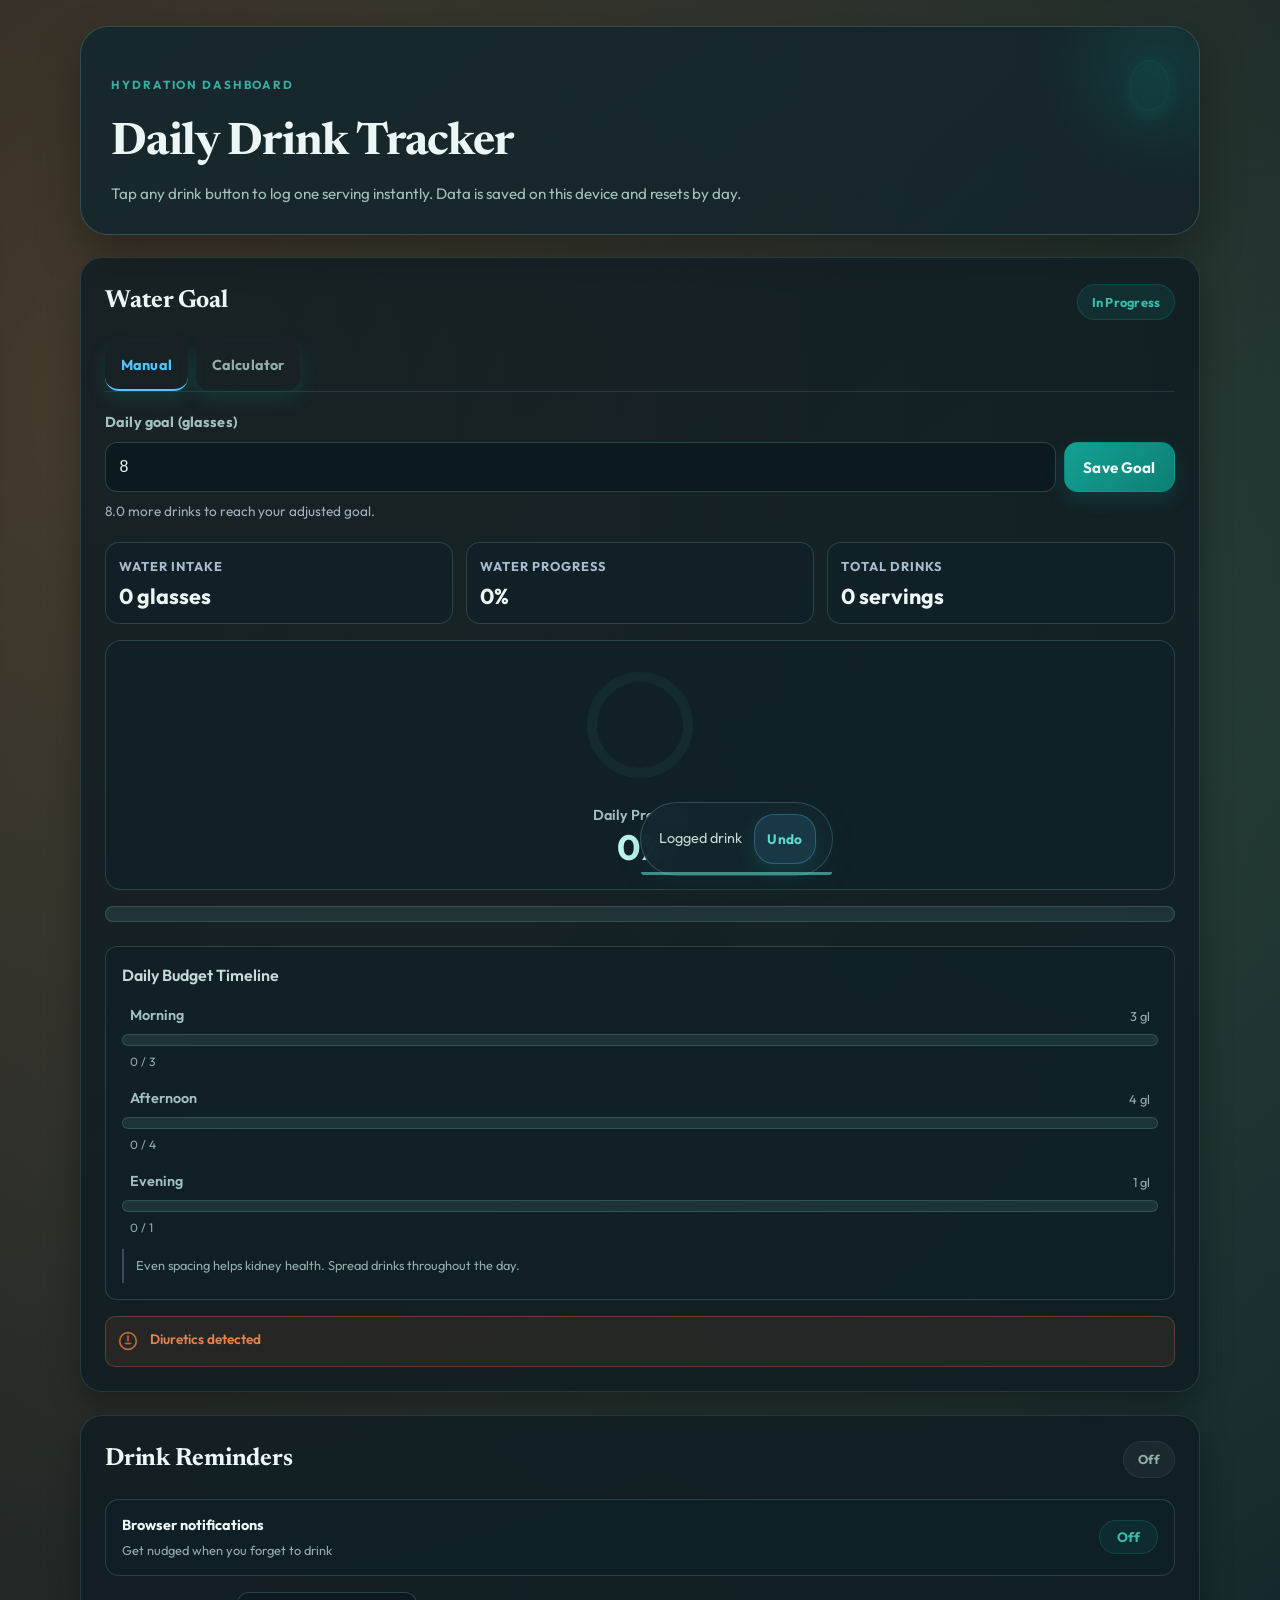
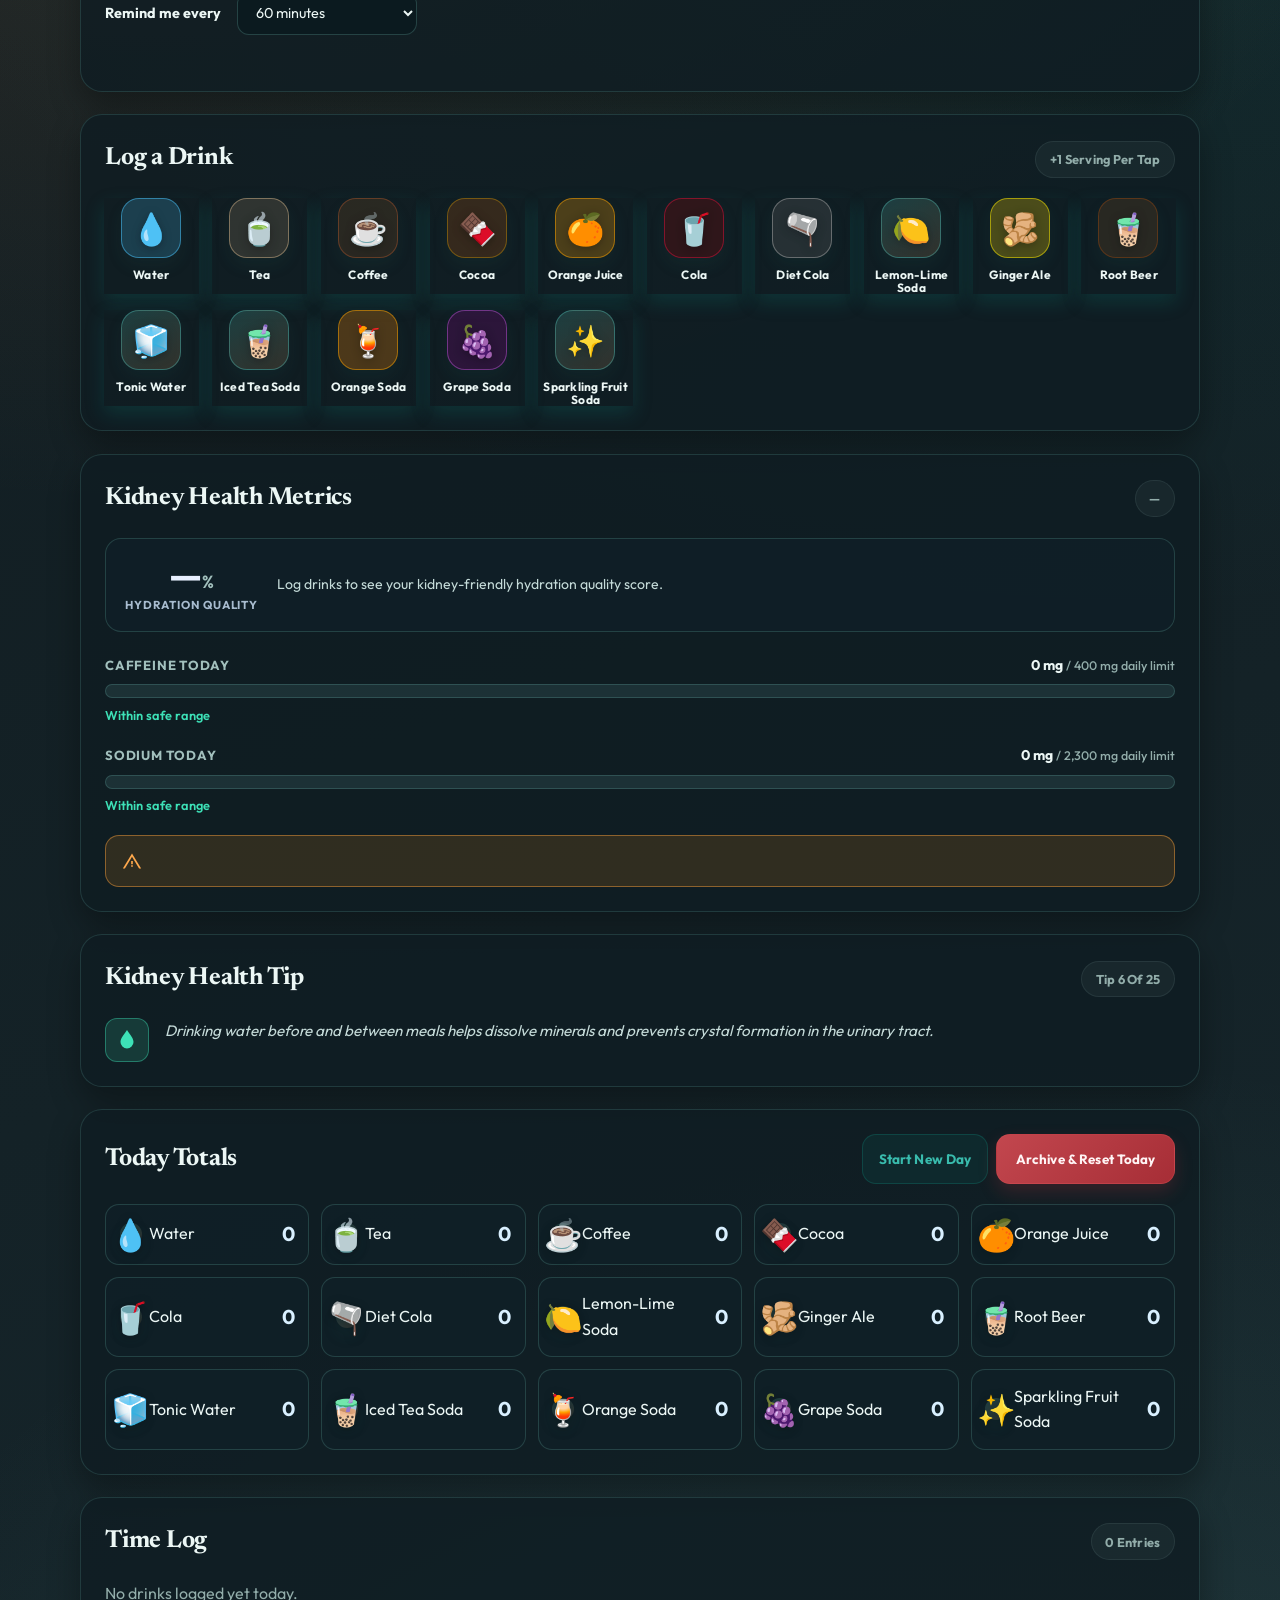
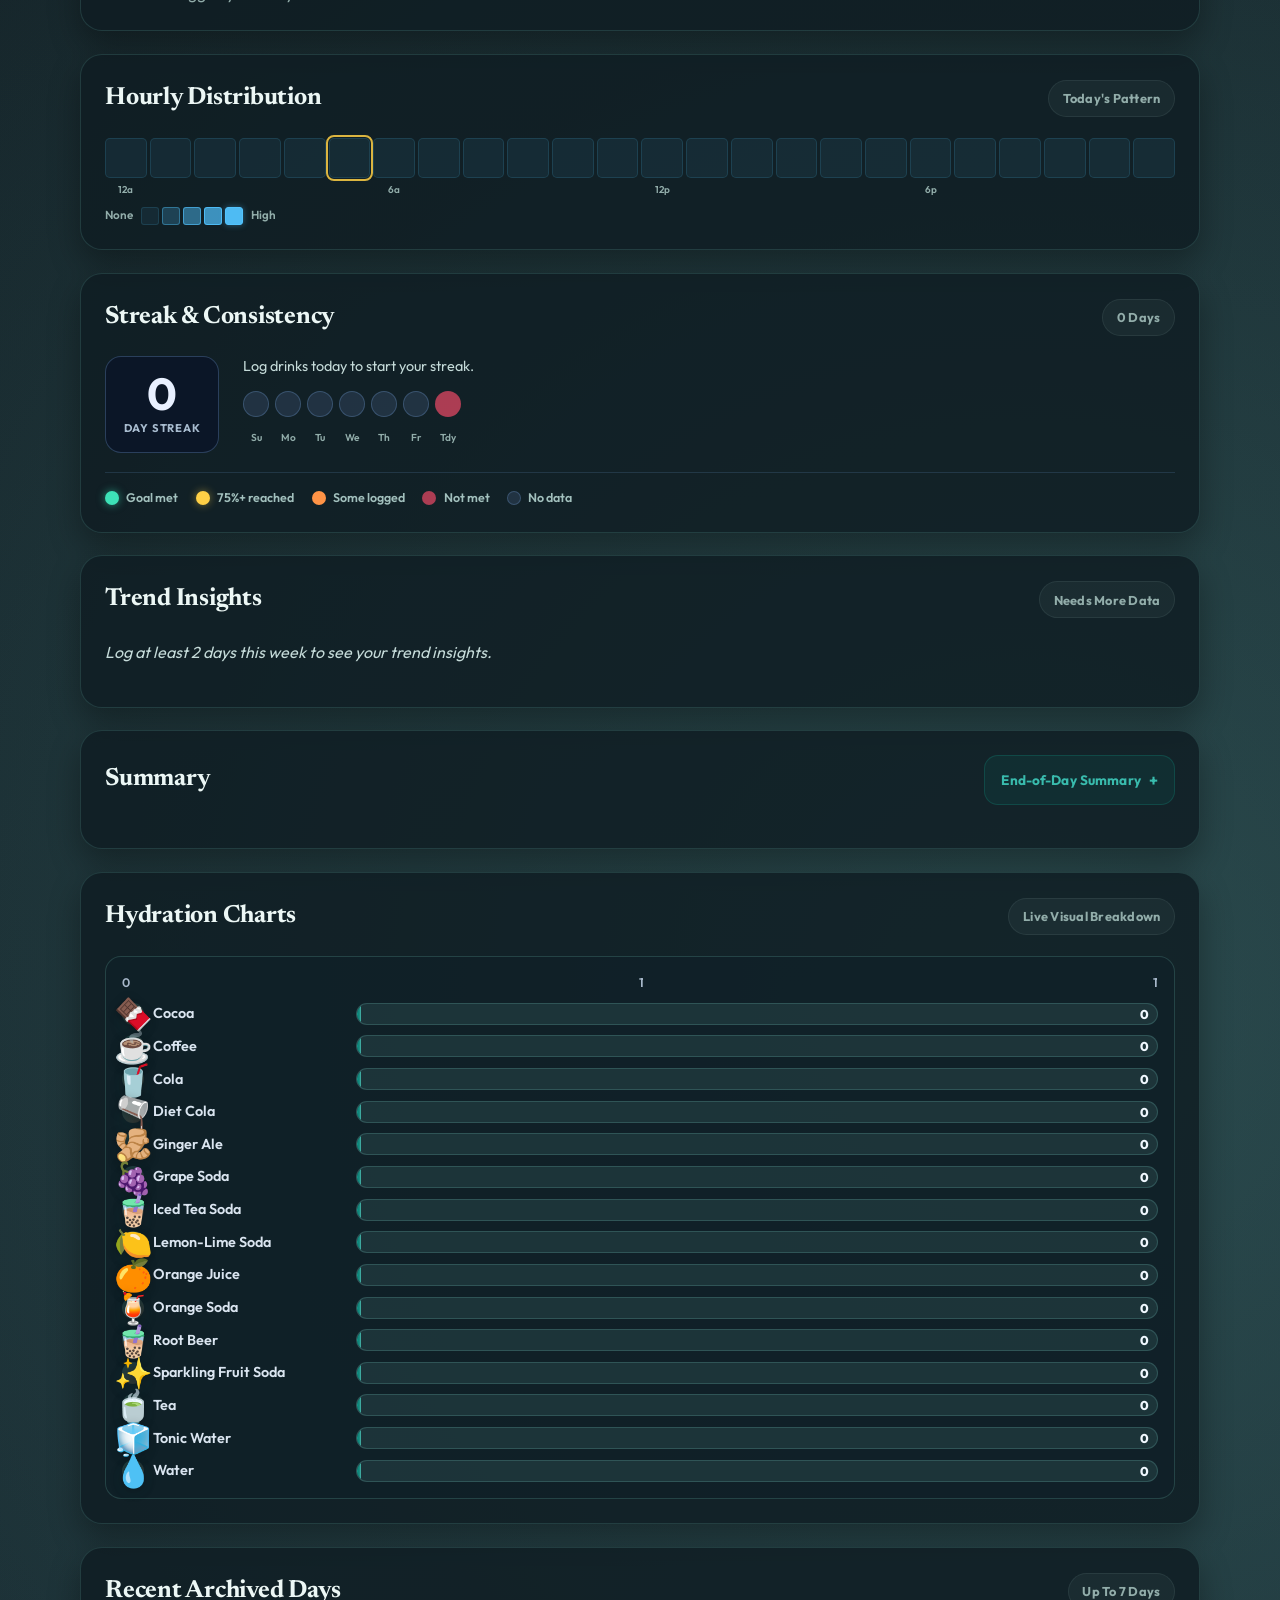
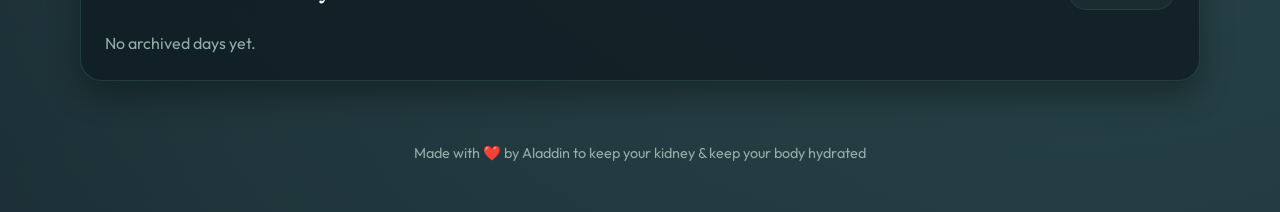
<file: index.html>
<!DOCTYPE html>
<html lang="en">
  <head>
    <meta charset="UTF-8" />
    <meta name="viewport" content="width=device-width, initial-scale=1.0" />
    <title>Hydration Tracker</title>
    <link rel="preconnect" href="https://fonts.googleapis.com" />
    <link rel="preconnect" href="https://fonts.gstatic.com" crossorigin />
    <link
      href="https://fonts.googleapis.com/css2?family=Outfit:wght@400;500;600;700;800&family=Newsreader:opsz,wght@6..72,500;6..72,700&display=swap"
      rel="stylesheet"
    />
    <link rel="stylesheet" href="assets/css/styles.css" />
  </head>
  <body>
    <main class="app-shell" aria-live="polite">
      <header class="hero">
        <div class="hero-top">
          <p class="eyebrow">Hydration Dashboard</p>
          <button type="button" id="themeToggle" class="theme-toggle" aria-label="Switch to light mode" title="Toggle light/dark mode">
            <svg id="themeIconMoon" viewBox="0 0 24 24" aria-hidden="true"><path d="M21 12.79A9 9 0 1 1 11.21 3a7 7 0 0 0 9.79 9.79z" fill="currentColor"/></svg>
            <svg id="themeIconSun" viewBox="0 0 24 24" aria-hidden="true" style="display:none"><circle cx="12" cy="12" r="5" fill="currentColor"/><path d="M12 1v2M12 21v2M4.22 4.22l1.42 1.42M18.36 18.36l1.42 1.42M1 12h2M21 12h2M4.22 19.78l1.42-1.42M18.36 5.64l1.42-1.42" stroke="currentColor" stroke-width="2" stroke-linecap="round" fill="none"/></svg>
          </button>
        </div>
        <h1>Daily Drink Tracker</h1>
        <p class="hero-copy">
          Tap any drink button to log one serving instantly. Data is saved on this device and resets by day.
        </p>
      </header>

      <!-- Undo Toast -->
      <div class="undo-toast" id="undoToast" hidden role="status" aria-live="polite">
        <span class="undo-msg" id="undoMsg">Logged drink</span>
        <button type="button" id="undoBtn" class="undo-btn">Undo</button>
        <div class="undo-progress" id="undoProgress"></div>
      </div>

      <section class="card water-progress" aria-labelledby="waterProgressHeading">
        <div class="section-head">
          <h2 id="waterProgressHeading">Water Goal</h2>
          <p class="chip" id="goalStatus">In progress</p>
        </div>

        <div class="goal-tabs">
          <button type="button" class="goal-tab active" data-tab="manual">Manual</button>
          <button type="button" class="goal-tab" data-tab="calculator">Calculator</button>
        </div>

        <form id="goalForm" class="goal-form goal-tab-content" data-tab-content="manual" novalidate>
          <label for="waterGoalInput">Daily goal (glasses)</label>
          <div class="goal-input-wrap">
            <input
              id="waterGoalInput"
              name="waterGoal"
              type="number"
              min="1"
              max="30"
              step="1"
              required
              inputmode="numeric"
            />
            <button type="submit">Save Goal</button>
          </div>
          <p class="helper-text" id="goalMessage">Default goal is 8 glasses.</p>
        </form>

        <form id="calculatorForm" class="goal-form goal-tab-content" data-tab-content="calculator" style="display: none;" novalidate>
          <div class="calculator-fields">
            <div class="calculator-field">
              <label for="bodyWeight">Body Weight</label>
              <div class="goal-input-wrap">
                <input id="bodyWeight" type="number" min="66" max="440" step="0.5" placeholder="154" inputmode="decimal" />
                <select id="weightUnit" aria-label="Weight unit">
                  <option value="lb" selected>lb</option>
                  <option value="kg">kg</option>
                </select>
              </div>
            </div>
            <div class="calculator-field">
              <label for="activityLevel">Activity Level</label>
              <select id="activityLevel">
                <option value="sedentary">Sedentary (little exercise)</option>
                <option value="light" selected>Light (1-3 days/week)</option>
                <option value="moderate">Moderate (3-5 days/week)</option>
                <option value="active">Active (5-7 days/week)</option>
                <option value="intense">Intense (daily intense exercise)</option>
              </select>
            </div>
            <div class="calculator-field">
              <label for="climate">Climate</label>
              <select id="climate">
                <option value="cool">Cool</option>
                <option value="temperate" selected>Temperate</option>
                <option value="hot">Hot/Humid</option>
              </select>
            </div>
          </div>
          <div class="calculator-result" id="calculatorResult" style="display: none;">
            <p class="calculator-text">Recommended daily intake: <strong id="recommendedGlasses">0</strong> glasses</p>
          </div>
          <button type="button" id="calculateBtn" class="goal-calc-btn">Calculate Goal</button>
          <button type="submit" id="applyCalcBtn" style="display: none;">Apply Calculated Goal</button>
        </form>

        <div class="metrics-grid">
          <article class="metric water-highlight">
            <h3>Water Intake</h3>
            <p><span id="waterIntake">0</span> glasses</p>
          </article>
          <article class="metric">
            <h3>Water Progress</h3>
            <p><span id="goalPercent">0</span>%</p>
          </article>
          <article class="metric">
            <h3>Total Drinks</h3>
            <p><span id="overallTotal">0</span> servings</p>
          </article>
        </div>

        <div class="ring-wrap" aria-label="Daily drink goal ring meter">
          <svg class="ring-meter" viewBox="0 0 120 120" role="img" aria-label="Daily drink progress ring chart">
            <defs>
              <linearGradient id="ringGradient" x1="0%" y1="0%" x2="100%" y2="100%">
                <stop offset="0%" stop-color="#4ac6ff" />
                <stop offset="55%" stop-color="#2f86ff" />
                <stop offset="100%" stop-color="#36e0c7" />
              </linearGradient>
            </defs>
            <circle class="ring-track" cx="60" cy="60" r="48"></circle>
            <circle class="ring-value" id="ringValue" cx="60" cy="60" r="48"></circle>
          </svg>
          <div class="ring-content">
            <p class="ring-label">Daily Progress</p>
            <p class="ring-percent"><span id="ringPercent">0</span>%</p>
          </div>
        </div>

        <div class="progress-track" role="progressbar" aria-valuemin="0" aria-valuemax="100" aria-valuenow="0" aria-label="Daily drink goal completion">
          <div class="progress-fill" id="goalBar"></div>
        </div>

        <!-- Personal Water Budget Breakdown -->
        <div class="budget-breakdown" id="budgetBreakdown">
          <h3 class="budget-title">Daily Budget Timeline</h3>
          <div class="budget-periods">
            <div class="budget-period">
              <div class="period-head">
                <span class="period-name">Morning</span>
                <span class="period-goal" id="morningGoal">3 gl</span>
              </div>
              <div class="period-progress" role="progressbar" aria-valuemin="0" aria-valuemax="100" aria-valuenow="0" aria-label="Morning intake progress">
                <div class="period-fill" id="morningFill"></div>
              </div>
              <span class="period-logged" id="morningLogged">0 / 3</span>
            </div>
            <div class="budget-period">
              <div class="period-head">
                <span class="period-name">Afternoon</span>
                <span class="period-goal" id="afternoonGoal">4 gl</span>
              </div>
              <div class="period-progress" role="progressbar" aria-valuemin="0" aria-valuemax="100" aria-valuenow="0" aria-label="Afternoon intake progress">
                <div class="period-fill" id="afternoonFill"></div>
              </div>
              <span class="period-logged" id="afternoonLogged">0 / 4</span>
            </div>
            <div class="budget-period">
              <div class="period-head">
                <span class="period-name">Evening</span>
                <span class="period-goal" id="eveningGoal">3 gl</span>
              </div>
              <div class="period-progress" role="progressbar" aria-valuemin="0" aria-valuemax="100" aria-valuenow="0" aria-label="Evening intake progress">
                <div class="period-fill" id="eveningFill"></div>
              </div>
              <span class="period-logged" id="eveningLogged">0 / 3</span>
            </div>
          </div>
          <p class="budget-note">Even spacing helps kidney health. Spread drinks throughout the day.</p>
        </div>

        <!-- Diuretic Offset Info -->
        <div class="diuretic-info" id="diureticInfo" hidden role="note">
          <svg viewBox="0 0 24 24" aria-hidden="true" class="diuretic-icon"><circle cx="12" cy="12" r="10" fill="none" stroke="currentColor" stroke-width="2"/><path d="M12 6v6M9 15h6" stroke="currentColor" stroke-width="2" stroke-linecap="round"/></svg>
          <div>
            <p class="diuretic-label">Diuretics detected</p>
            <p class="diuretic-text" id="diureticText"></p>
          </div>
        </div>
      </section>

      <!-- ── Drink Reminders ───────────────────────────────────── -->
      <section class="card reminder-card" aria-labelledby="reminderHeading">
        <div class="section-head">
          <h2 id="reminderHeading">Drink Reminders</h2>
          <p class="chip muted" id="reminderStatusChip">Off</p>
        </div>
        <div class="reminder-body">
          <div class="reminder-toggle-row">
            <div class="reminder-toggle-label">
              <span class="reminder-label-main">Browser notifications</span>
              <span class="reminder-label-sub">Get nudged when you forget to drink</span>
            </div>
            <button type="button" class="toggle-btn" id="reminderToggle" aria-pressed="false">Off</button>
          </div>
          <div class="reminder-interval-row" id="reminderIntervalRow">
            <label class="reminder-label-main" for="reminderIntervalSelect">Remind me every</label>
            <select id="reminderIntervalSelect">
              <option value="30">30 minutes</option>
              <option value="45">45 minutes</option>
              <option value="60" selected>60 minutes</option>
              <option value="90">90 minutes</option>
              <option value="120">2 hours</option>
            </select>
          </div>
          <p class="reminder-next" id="reminderNext"></p>
          <p class="reminder-perm-note" id="reminderPermNote" hidden>
            Notifications were blocked. Please allow them in your browser settings and reload.
          </p>
        </div>
      </section>

      <section class="card" aria-labelledby="drinkButtonsHeading">
        <div class="section-head">
          <h2 id="drinkButtonsHeading">Log a Drink</h2>
          <p class="chip muted">+1 serving per tap</p>
        </div>
        <div class="drink-grid" id="drinkGrid"></div>
      </section>

      <!-- ── Kidney Health Metrics ───────────────────────────── -->
      <section class="card" aria-labelledby="healthMetricsHeading">
        <div class="section-head">
          <h2 id="healthMetricsHeading">Kidney Health Metrics</h2>
          <p class="chip muted" id="healthIndexChip">—</p>
        </div>

        <!-- Kidney Health Index -->
        <div class="khi-panel">
          <div class="khi-score-area">
            <p class="khi-score"><span id="healthIndexValue">—</span><span class="khi-unit">%</span></p>
            <p class="khi-label">Hydration Quality</p>
          </div>
          <p class="khi-desc" id="healthIndexDesc">Log drinks to see your kidney-friendly hydration quality score.</p>
        </div>

        <!-- Caffeine Meter -->
        <div class="health-meter-group">
          <div class="health-meter-head">
            <span class="health-meter-label">Caffeine Today</span>
            <span class="health-meter-value"><span id="caffeineValue">0</span>&thinsp;mg <span class="health-meter-limit">/ 400 mg daily limit</span></span>
          </div>
          <div class="health-meter-track" role="progressbar" aria-valuemin="0" aria-valuemax="400" aria-valuenow="0" aria-label="Daily caffeine intake">
            <div class="health-meter-fill level-ok" id="caffeineFill"></div>
          </div>
          <p class="health-meter-status status-level-ok" id="caffeineStatus">Within safe range</p>
        </div>

        <!-- Sodium Meter -->
        <div class="health-meter-group">
          <div class="health-meter-head">
            <span class="health-meter-label">Sodium Today</span>
            <span class="health-meter-value"><span id="sodiumValue">0</span>&thinsp;mg <span class="health-meter-limit">/ 2,300 mg daily limit</span></span>
          </div>
          <div class="health-meter-track" role="progressbar" aria-valuemin="0" aria-valuemax="2300" aria-valuenow="0" aria-label="Daily sodium intake">
            <div class="health-meter-fill level-ok" id="sodiumFill"></div>
          </div>
          <p class="health-meter-status status-level-ok" id="sodiumStatus">Within safe range</p>
        </div>

        <!-- Caffeine Warning Banner -->
        <div class="health-warning" id="caffeineWarning" hidden role="alert">
          <svg viewBox="0 0 24 24" aria-hidden="true" class="warning-icon-svg"><path d="M12 3L1 21h22L12 3zm0 4l8.5 14h-17L12 7zm-1 5v4h2v-4h-2zm0 5v2h2v-2h-2z" fill="currentColor"/></svg>
          <p id="caffeineWarningText"></p>
        </div>
      </section>

      <!-- ── Kidney Health Tip ────────────────────────────────── -->
      <section class="card kidney-tip-card" aria-labelledby="kidneyTipHeading">
        <div class="section-head">
          <h2 id="kidneyTipHeading">Kidney Health Tip</h2>
          <p class="chip muted" id="tipDayChip">Daily Tip</p>
        </div>
        <div class="tip-content">
          <div class="tip-icon-wrap" aria-hidden="true">
            <svg viewBox="0 0 24 24"><path d="M12 2c3.7 5.3 6.5 8.6 6.5 12A6.5 6.5 0 1 1 5.5 14c0-3.4 2.8-6.7 6.5-12z" fill="currentColor"/></svg>
          </div>
          <p class="tip-text" id="kidneyTipText">Loading tip…</p>
        </div>
      </section>

      <section class="card" aria-labelledby="todayTotalsHeading">
        <div class="section-head">
          <h2 id="todayTotalsHeading">Today Totals</h2>
          <div class="button-group">
            <button type="button" class="info-btn" id="startNewDayBtn">Start New Day</button>
            <button type="button" class="danger" id="archiveTodayBtn">Archive & Reset Today</button>
          </div>
        </div>
        <div class="totals-list" id="totalsList"></div>
      </section>

      <section class="card" aria-labelledby="timeLogHeading">
        <div class="section-head">
          <h2 id="timeLogHeading">Time Log</h2>
          <p class="chip muted" id="logCount">Today's entries</p>
        </div>
        <div id="timeLogContainer" class="time-log-list"></div>
      </section>

      <!-- ── Hourly Distribution ───────────────────────────────── -->
      <section class="card" aria-labelledby="heatmapHeading">
        <div class="section-head">
          <h2 id="heatmapHeading">Hourly Distribution</h2>
          <p class="chip muted">Today's pattern</p>
        </div>
        <div class="heatmap-wrap" id="hourlyHeatmap" role="img" aria-label="Hourly drink distribution heatmap"></div>
        <div class="heatmap-legend">
          <span class="legend-label">None</span>
          <div class="legend-cells">
            <div class="heatmap-cell lvl-0"></div>
            <div class="heatmap-cell lvl-1"></div>
            <div class="heatmap-cell lvl-2"></div>
            <div class="heatmap-cell lvl-3"></div>
            <div class="heatmap-cell lvl-4"></div>
          </div>
          <span class="legend-label">High</span>
        </div>
      </section>

      <!-- ── Streak & Consistency ──────────────────────────────── -->
      <section class="card" aria-labelledby="streakHeading">
        <div class="section-head">
          <h2 id="streakHeading">Streak &amp; Consistency</h2>
          <p class="chip muted" id="streakChip">0 days</p>
        </div>
        <div class="streak-panel">
          <div class="streak-count-area">
            <p class="streak-number" id="streakCount">0</p>
            <p class="streak-label">day streak</p>
          </div>
          <div class="streak-info">
            <p id="streakDesc">Log drinks today to start your streak.</p>
            <div class="week-dots" id="weekDots" role="img" aria-label="7-day consistency calendar"></div>
            <div class="week-dot-labels" id="weekDotLabels"></div>
          </div>
        </div>
        <div class="streak-legend">
          <div class="streak-legend-item"><span class="week-dot dot-met"></span> Goal met</div>
          <div class="streak-legend-item"><span class="week-dot dot-near"></span> 75%+ reached</div>
          <div class="streak-legend-item"><span class="week-dot dot-partial"></span> Some logged</div>
          <div class="streak-legend-item"><span class="week-dot dot-missed"></span> Not met</div>
          <div class="streak-legend-item"><span class="week-dot dot-empty"></span> No data</div>
        </div>
      </section>

      <!-- ── Trend Insights ────────────────────────────────────── -->
      <section class="card trend-card" aria-labelledby="trendHeading">
        <div class="section-head">
          <h2 id="trendHeading">Trend Insights</h2>
          <p class="chip muted" id="trendChip">Auto-generated</p>
        </div>
        <p class="trend-text" id="trendText">Log more days to see your weekly trends.</p>
        <div class="trend-stats" id="trendStats"></div>
      </section>

      <section class="card" aria-labelledby="summaryHeading">
        <div class="section-head">
          <h2 id="summaryHeading">Summary</h2>
          <button
            type="button"
            id="summaryToggleBtn"
            class="info-btn summary-toggle-btn"
            aria-expanded="false"
            aria-controls="summaryContent"
          >
            End-of-Day Summary
          </button>
        </div>
        <div id="summaryContent" class="summary-collapsible" hidden>
          <p class="chip" id="summaryDateLabel"></p>
          <div id="dailySummary" class="summary"></div>
        </div>
      </section>

      <section class="card" aria-labelledby="chartsHeading">
        <div class="section-head">
          <h2 id="chartsHeading">Hydration Charts</h2>
          <p class="chip muted">Live visual breakdown</p>
        </div>
        <div class="chart-panel">
          <div class="chart-scale" aria-hidden="true">
            <span>0</span>
            <span id="chartScaleMid">0</span>
            <span id="chartScaleMax">0</span>
          </div>
          <div id="drinkBars" class="drink-bars" role="img" aria-label="Bar chart of drinks consumed today"></div>
        </div>
      </section>

      <section class="card" aria-labelledby="historyHeading">
        <div class="section-head">
          <h2 id="historyHeading">Recent Archived Days</h2>
          <p class="chip muted">Up to 7 days</p>
        </div>
        <div id="historyContainer" class="history-list"></div>
      </section>

      <p class="error-banner" id="errorBanner" hidden></p>
    </main>

    <footer class="site-footer" aria-label="Site footer">
      <p>Made with ❤️ by Aladdin to keep your kidney &amp; keep your body hydrated</p>
    </footer>

    <script type="module" src="assets/js/app.js"></script>
    <dialog id="newDayDialog" class="dialog-modal">
      <div class="dialog-content">
        <h2>Start a New Day?</h2>
        <p>This will archive today's data and reset all drink counts to start fresh.</p>
        <div class="dialog-actions">
          <button type="button" id="confirmNewDay" class="primary-btn">Start New Day</button>
          <button type="button" id="cancelNewDay">Cancel</button>
        </div>
      </div>
    </dialog>
  </body>
</html>
</file>
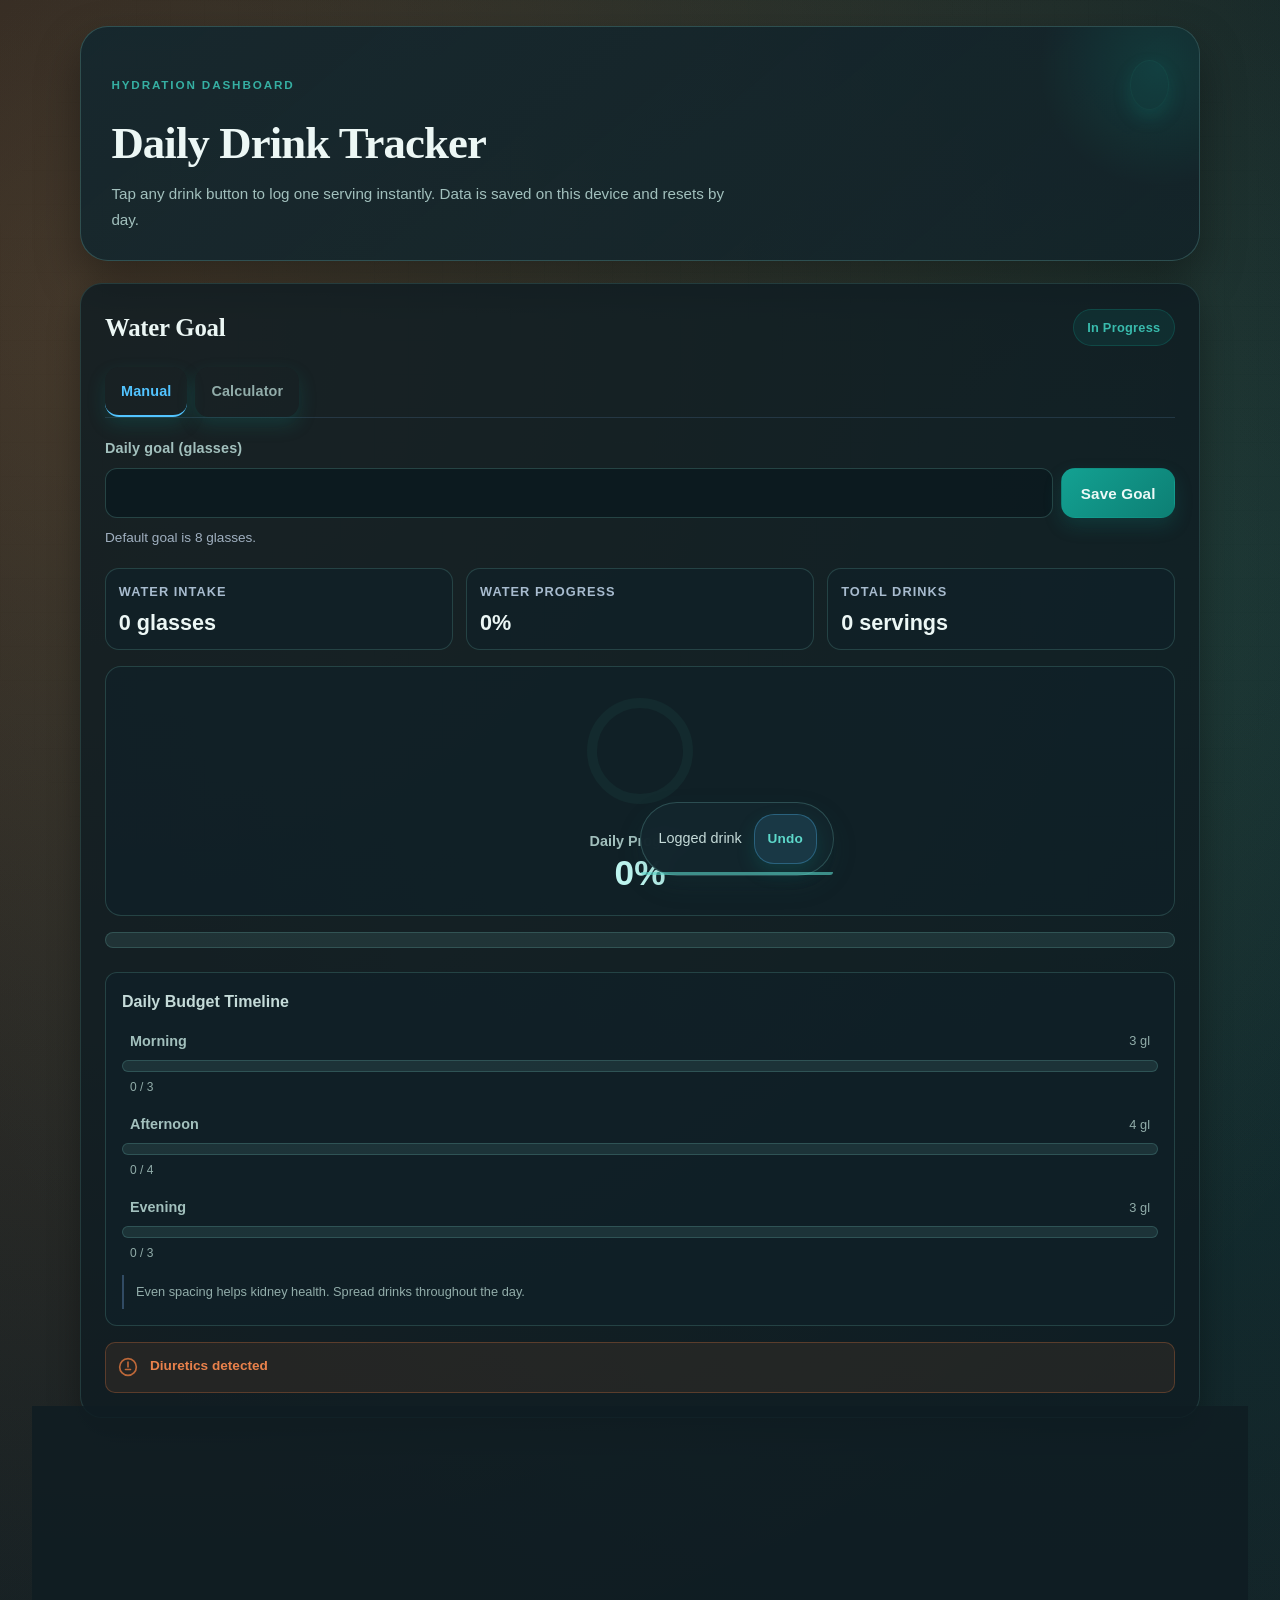
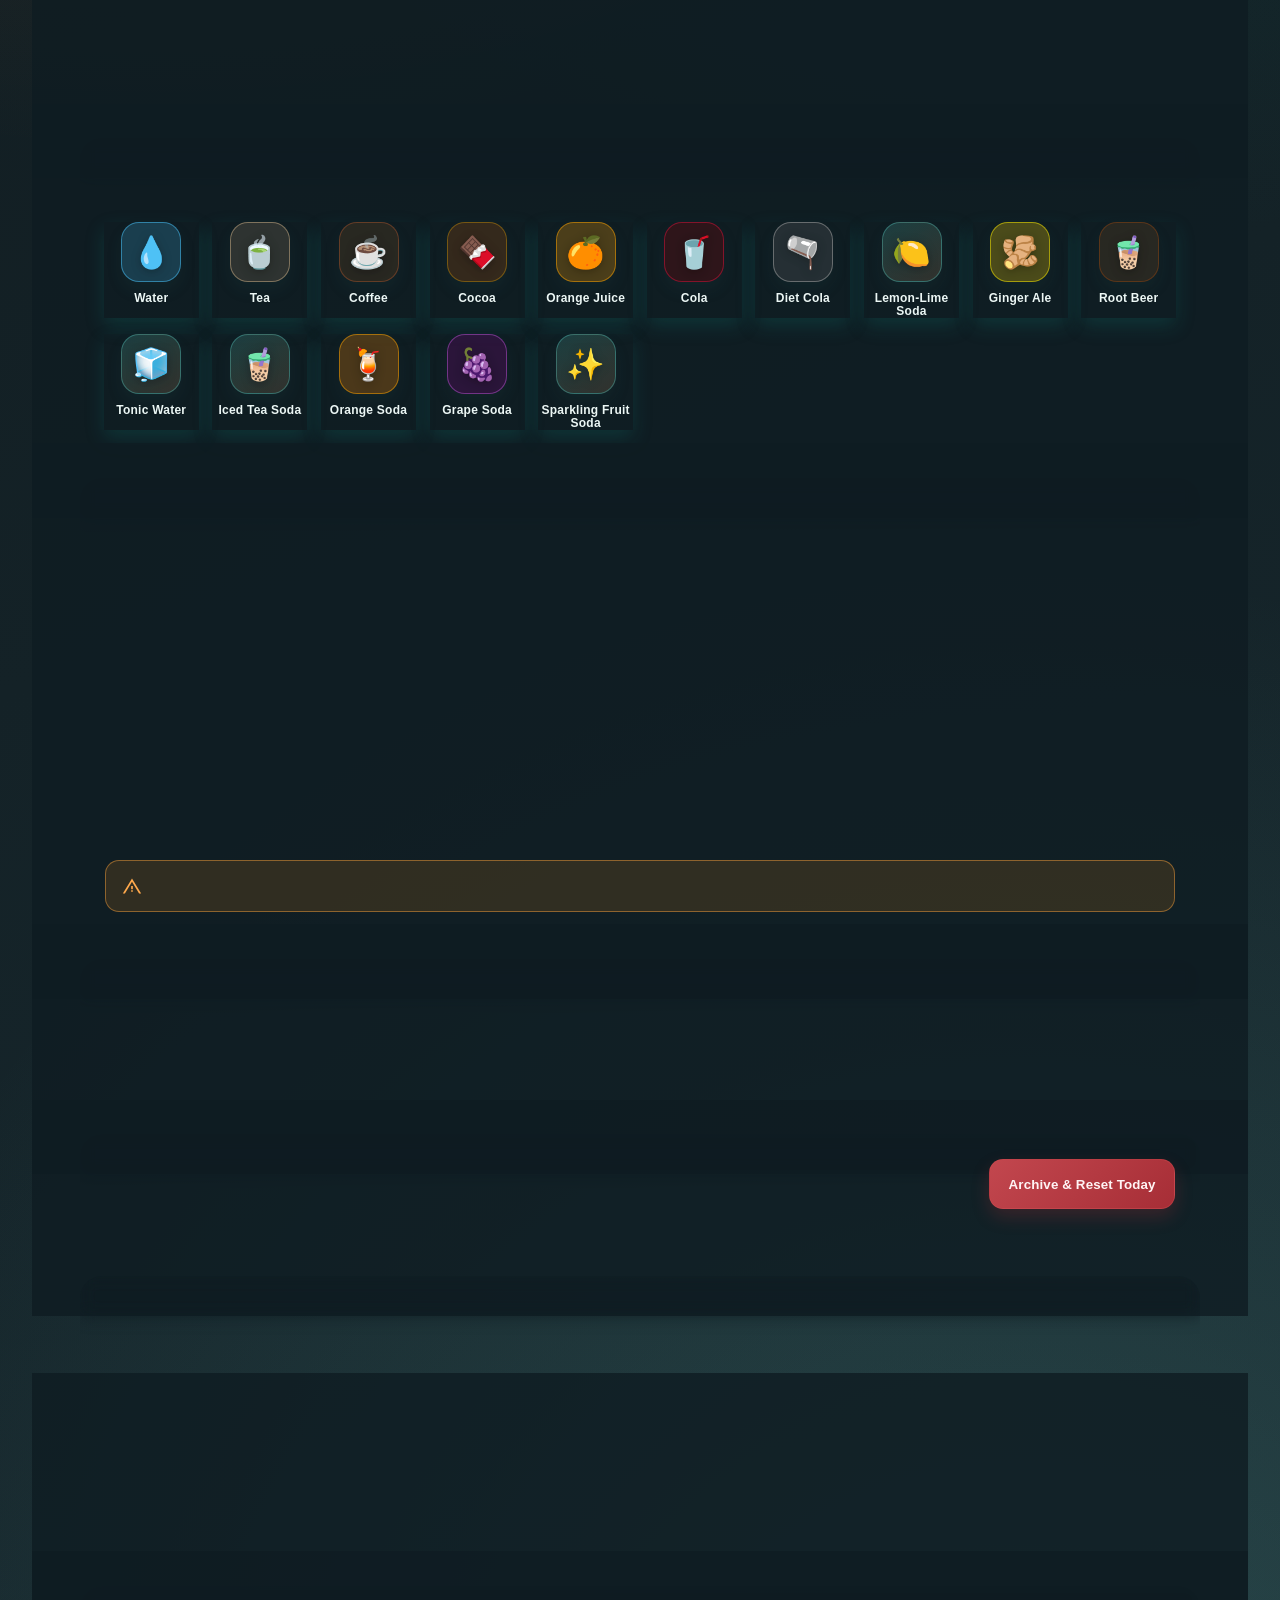
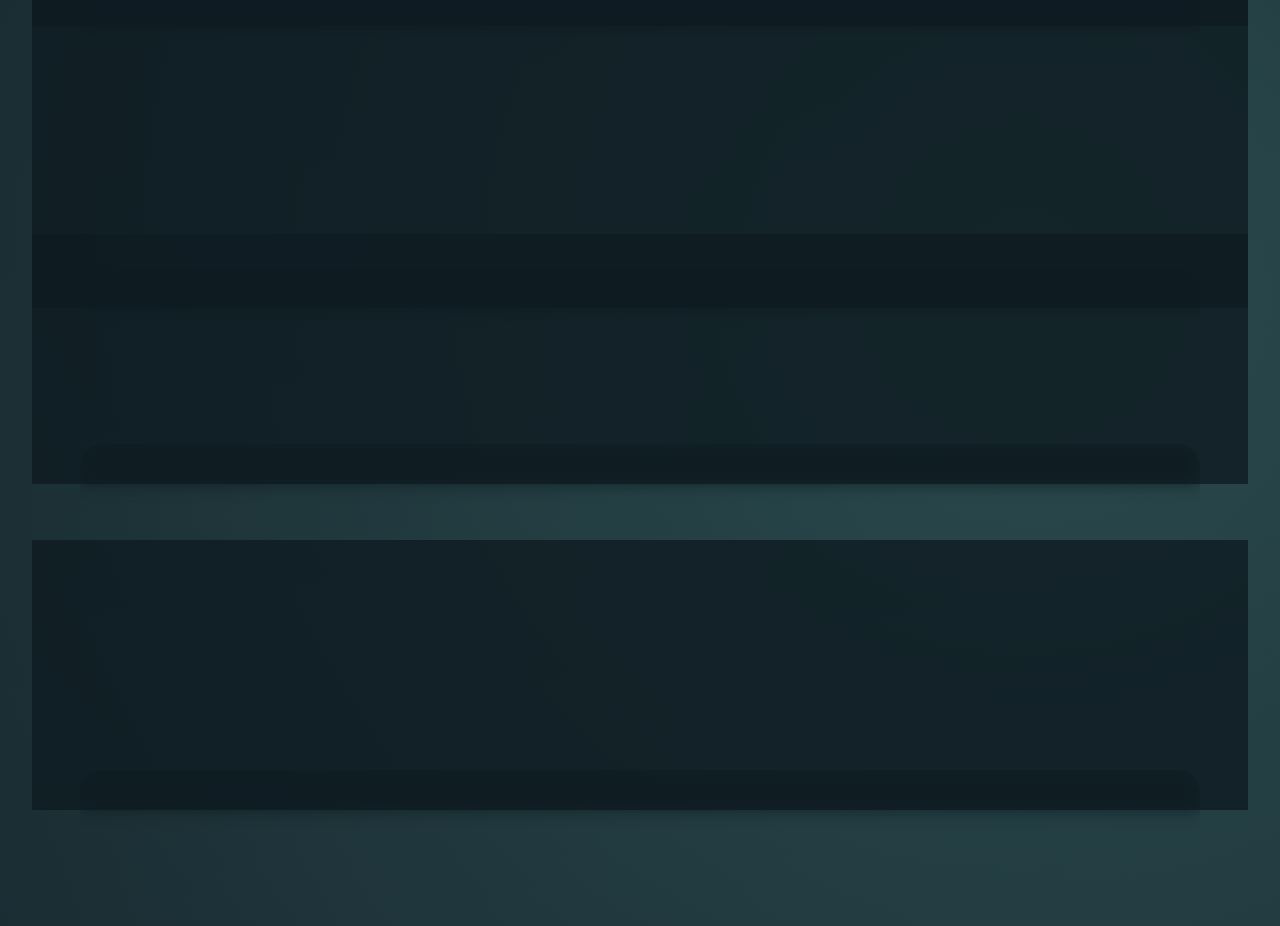
<file: index.backup.html>
<!DOCTYPE html>
<html lang="en">
  <head>
    <meta charset="UTF-8" />
    <meta name="viewport" content="width=device-width, initial-scale=1.0" />
    <title>Hydration Tracker</title>
    <link rel="preconnect" href="https://fonts.googleapis.com" />
    <link rel="preconnect" href="https://fonts.gstatic.com" crossorigin />
    <link
      href="https://fonts.googleapis.com/css2?family=Space+Grotesk:wght@400;500;600;700&family=Fraunces:opsz,wght@9..144,500;9..144,700&display=swap"
      rel="stylesheet"
    />
    <link rel="stylesheet" href="assets/css/styles.css" />
  </head>
  <body>
    <main class="app-shell" aria-live="polite">
      <header class="hero">
        <div class="hero-top">
          <p class="eyebrow">Hydration Dashboard</p>
          <button type="button" id="themeToggle" class="theme-toggle" aria-label="Switch to light mode" title="Toggle light/dark mode">
            <svg id="themeIconMoon" viewBox="0 0 24 24" aria-hidden="true"><path d="M21 12.79A9 9 0 1 1 11.21 3a7 7 0 0 0 9.79 9.79z" fill="currentColor"/></svg>
            <svg id="themeIconSun" viewBox="0 0 24 24" aria-hidden="true" style="display:none"><circle cx="12" cy="12" r="5" fill="currentColor"/><path d="M12 1v2M12 21v2M4.22 4.22l1.42 1.42M18.36 18.36l1.42 1.42M1 12h2M21 12h2M4.22 19.78l1.42-1.42M18.36 5.64l1.42-1.42" stroke="currentColor" stroke-width="2" stroke-linecap="round" fill="none"/></svg>
          </button>
        </div>
        <h1>Daily Drink Tracker</h1>
        <p class="hero-copy">
          Tap any drink button to log one serving instantly. Data is saved on this device and resets by day.
        </p>
      </header>

      <!-- Undo Toast -->
      <div class="undo-toast" id="undoToast" hidden role="status" aria-live="polite">
        <span class="undo-msg" id="undoMsg">Logged drink</span>
        <button type="button" id="undoBtn" class="undo-btn">Undo</button>
        <div class="undo-progress" id="undoProgress"></div>
      </div>

      <section class="card water-progress" aria-labelledby="waterProgressHeading">
        <div class="section-head">
          <h2 id="waterProgressHeading">Water Goal</h2>
          <p class="chip" id="goalStatus">In progress</p>
        </div>

        <div class="goal-tabs">
          <button type="button" class="goal-tab active" data-tab="manual">Manual</button>
          <button type="button" class="goal-tab" data-tab="calculator">Calculator</button>
        </div>

        <form id="goalForm" class="goal-form goal-tab-content" data-tab-content="manual" novalidate>
          <label for="waterGoalInput">Daily goal (glasses)</label>
          <div class="goal-input-wrap">
            <input
              id="waterGoalInput"
              name="waterGoal"
              type="number"
              min="1"
              max="30"
              step="1"
              required
              inputmode="numeric"
            />
            <button type="submit">Save Goal</button>
          </div>
          <p class="helper-text" id="goalMessage">Default goal is 8 glasses.</p>
        </form>

        <form id="calculatorForm" class="goal-form goal-tab-content" data-tab-content="calculator" style="display: none;" novalidate>
          <div class="calculator-fields">
            <div class="calculator-field">
              <label for="bodyWeight">Body Weight</label>
              <div class="goal-input-wrap">
                <input id="bodyWeight" type="number" min="66" max="440" step="0.5" placeholder="154" inputmode="decimal" />
                <select id="weightUnit" aria-label="Weight unit">
                  <option value="lb" selected>lb</option>
                  <option value="kg">kg</option>
                </select>
              </div>
            </div>
            <div class="calculator-field">
              <label for="activityLevel">Activity Level</label>
              <select id="activityLevel">
                <option value="sedentary">Sedentary (little exercise)</option>
                <option value="light" selected>Light (1-3 days/week)</option>
                <option value="moderate">Moderate (3-5 days/week)</option>
                <option value="active">Active (5-7 days/week)</option>
                <option value="intense">Intense (daily intense exercise)</option>
              </select>
            </div>
            <div class="calculator-field">
              <label for="climate">Climate</label>
              <select id="climate">
                <option value="cool">Cool</option>
                <option value="temperate" selected>Temperate</option>
                <option value="hot">Hot/Humid</option>
              </select>
            </div>
          </div>
          <div class="calculator-result" id="calculatorResult" style="display: none;">
            <p class="calculator-text">Recommended daily intake: <strong id="recommendedGlasses">0</strong> glasses</p>
          </div>
          <button type="button" id="calculateBtn" class="goal-calc-btn">Calculate Goal</button>
          <button type="submit" id="applyCalcBtn" style="display: none;">Apply Calculated Goal</button>
        </form>

        <div class="metrics-grid">
          <article class="metric water-highlight">
            <h3>Water Intake</h3>
            <p><span id="waterIntake">0</span> glasses</p>
          </article>
          <article class="metric">
            <h3>Water Progress</h3>
            <p><span id="goalPercent">0</span>%</p>
          </article>
          <article class="metric">
            <h3>Total Drinks</h3>
            <p><span id="overallTotal">0</span> servings</p>
          </article>
        </div>

        <div class="ring-wrap" aria-label="Daily drink goal ring meter">
          <svg class="ring-meter" viewBox="0 0 120 120" role="img" aria-label="Daily drink progress ring chart">
            <defs>
              <linearGradient id="ringGradient" x1="0%" y1="0%" x2="100%" y2="100%">
                <stop offset="0%" stop-color="#4ac6ff" />
                <stop offset="55%" stop-color="#2f86ff" />
                <stop offset="100%" stop-color="#36e0c7" />
              </linearGradient>
            </defs>
            <circle class="ring-track" cx="60" cy="60" r="48"></circle>
            <circle class="ring-value" id="ringValue" cx="60" cy="60" r="48"></circle>
          </svg>
          <div class="ring-content">
            <p class="ring-label">Daily Progress</p>
            <p class="ring-percent"><span id="ringPercent">0</span>%</p>
          </div>
        </div>

        <div class="progress-track" role="progressbar" aria-valuemin="0" aria-valuemax="100" aria-valuenow="0" aria-label="Daily drink goal completion">
          <div class="progress-fill" id="goalBar"></div>
        </div>

        <!-- Personal Water Budget Breakdown -->
        <div class="budget-breakdown" id="budgetBreakdown">
          <h3 class="budget-title">Daily Budget Timeline</h3>
          <div class="budget-periods">
            <div class="budget-period">
              <div class="period-head">
                <span class="period-name">Morning</span>
                <span class="period-goal" id="morningGoal">3 gl</span>
              </div>
              <div class="period-progress" role="progressbar" aria-valuemin="0" aria-valuemax="100" aria-valuenow="0" aria-label="Morning intake progress">
                <div class="period-fill" id="morningFill"></div>
              </div>
              <span class="period-logged" id="morningLogged">0 / 3</span>
            </div>
            <div class="budget-period">
              <div class="period-head">
                <span class="period-name">Afternoon</span>
                <span class="period-goal" id="afternoonGoal">4 gl</span>
              </div>
              <div class="period-progress" role="progressbar" aria-valuemin="0" aria-valuemax="100" aria-valuenow="0" aria-label="Afternoon intake progress">
                <div class="period-fill" id="afternoonFill"></div>
              </div>
              <span class="period-logged" id="afternoonLogged">0 / 4</span>
            </div>
            <div class="budget-period">
              <div class="period-head">
                <span class="period-name">Evening</span>
                <span class="period-goal" id="eveningGoal">3 gl</span>
              </div>
              <div class="period-progress" role="progressbar" aria-valuemin="0" aria-valuemax="100" aria-valuenow="0" aria-label="Evening intake progress">
                <div class="period-fill" id="eveningFill"></div>
              </div>
              <span class="period-logged" id="eveningLogged">0 / 3</span>
            </div>
          </div>
          <p class="budget-note">Even spacing helps kidney health. Spread drinks throughout the day.</p>
        </div>

        <!-- Diuretic Offset Info -->
        <div class="diuretic-info" id="diureticInfo" hidden role="note">
          <svg viewBox="0 0 24 24" aria-hidden="true" class="diuretic-icon"><circle cx="12" cy="12" r="10" fill="none" stroke="currentColor" stroke-width="2"/><path d="M12 6v6M9 15h6" stroke="currentColor" stroke-width="2" stroke-linecap="round"/></svg>
          <div>
            <p class="diuretic-label">Diuretics detected</p>
            <p class="diuretic-text" id="diureticText"></p>
          </div>
        </div>
      </section>

      <!-- ── Drink Reminders ───────────────────────────────────── -->
      <section class="card reminder-card" aria-labelledby="reminderHeading">
        <div class="section-head">
          <h2 id="reminderHeading">Drink Reminders</h2>
          <p class="chip muted" id="reminderStatusChip">Off</p>
        </div>
        <div class="reminder-body">
          <div class="reminder-toggle-row">
            <div class="reminder-toggle-label">
              <span class="reminder-label-main">Browser notifications</span>
              <span class="reminder-label-sub">Get nudged when you forget to drink</span>
            </div>
            <button type="button" class="toggle-btn" id="reminderToggle" aria-pressed="false">Off</button>
          </div>
          <div class="reminder-interval-row" id="reminderIntervalRow">
            <label class="reminder-label-main" for="reminderIntervalSelect">Remind me every</label>
            <select id="reminderIntervalSelect">
              <option value="30">30 minutes</option>
              <option value="45">45 minutes</option>
              <option value="60" selected>60 minutes</option>
              <option value="90">90 minutes</option>
              <option value="120">2 hours</option>
            </select>
          </div>
          <p class="reminder-next" id="reminderNext"></p>
          <p class="reminder-perm-note" id="reminderPermNote" hidden>
            Notifications were blocked. Please allow them in your browser settings and reload.
          </p>
        </div>
      </section>

      <section class="card" aria-labelledby="drinkButtonsHeading">
        <div class="section-head">
          <h2 id="drinkButtonsHeading">Log a Drink</h2>
          <p class="chip muted">+1 serving per tap</p>
        </div>
        <div class="drink-grid" id="drinkGrid"></div>
      </section>

      <!-- ── Kidney Health Metrics ───────────────────────────── -->
      <section class="card" aria-labelledby="healthMetricsHeading">
        <div class="section-head">
          <h2 id="healthMetricsHeading">Kidney Health Metrics</h2>
          <p class="chip muted" id="healthIndexChip">—</p>
        </div>

        <!-- Kidney Health Index -->
        <div class="khi-panel">
          <div class="khi-score-area">
            <p class="khi-score"><span id="healthIndexValue">—</span><span class="khi-unit">%</span></p>
            <p class="khi-label">Hydration Quality</p>
          </div>
          <p class="khi-desc" id="healthIndexDesc">Log drinks to see your kidney-friendly hydration quality score.</p>
        </div>

        <!-- Caffeine Meter -->
        <div class="health-meter-group">
          <div class="health-meter-head">
            <span class="health-meter-label">Caffeine Today</span>
            <span class="health-meter-value"><span id="caffeineValue">0</span>&thinsp;mg <span class="health-meter-limit">/ 400 mg daily limit</span></span>
          </div>
          <div class="health-meter-track" role="progressbar" aria-valuemin="0" aria-valuemax="400" aria-valuenow="0" aria-label="Daily caffeine intake">
            <div class="health-meter-fill level-ok" id="caffeineFill"></div>
          </div>
          <p class="health-meter-status status-level-ok" id="caffeineStatus">Within safe range</p>
        </div>

        <!-- Sodium Meter -->
        <div class="health-meter-group">
          <div class="health-meter-head">
            <span class="health-meter-label">Sodium Today</span>
            <span class="health-meter-value"><span id="sodiumValue">0</span>&thinsp;mg <span class="health-meter-limit">/ 2,300 mg daily limit</span></span>
          </div>
          <div class="health-meter-track" role="progressbar" aria-valuemin="0" aria-valuemax="2300" aria-valuenow="0" aria-label="Daily sodium intake">
            <div class="health-meter-fill level-ok" id="sodiumFill"></div>
          </div>
          <p class="health-meter-status status-level-ok" id="sodiumStatus">Within safe range</p>
        </div>

        <!-- Caffeine Warning Banner -->
        <div class="health-warning" id="caffeineWarning" hidden role="alert">
          <svg viewBox="0 0 24 24" aria-hidden="true" class="warning-icon-svg"><path d="M12 3L1 21h22L12 3zm0 4l8.5 14h-17L12 7zm-1 5v4h2v-4h-2zm0 5v2h2v-2h-2z" fill="currentColor"/></svg>
          <p id="caffeineWarningText"></p>
        </div>
      </section>

      <!-- ── Kidney Health Tip ────────────────────────────────── -->
      <section class="card kidney-tip-card" aria-labelledby="kidneyTipHeading">
        <div class="section-head">
          <h2 id="kidneyTipHeading">Kidney Health Tip</h2>
          <p class="chip muted" id="tipDayChip">Daily Tip</p>
        </div>
        <div class="tip-content">
          <div class="tip-icon-wrap" aria-hidden="true">
            <svg viewBox="0 0 24 24"><path d="M12 2c3.7 5.3 6.5 8.6 6.5 12A6.5 6.5 0 1 1 5.5 14c0-3.4 2.8-6.7 6.5-12z" fill="currentColor"/></svg>
          </div>
          <p class="tip-text" id="kidneyTipText">Loading tip…</p>
        </div>
      </section>

      <section class="card" aria-labelledby="todayTotalsHeading">
        <div class="section-head">
          <h2 id="todayTotalsHeading">Today Totals</h2>
          <div class="button-group">
            <button type="button" class="info-btn" id="startNewDayBtn">Start New Day</button>
            <button type="button" class="danger" id="archiveTodayBtn">Archive & Reset Today</button>
          </div>
        </div>
        <div class="totals-list" id="totalsList"></div>
      </section>

      <section class="card" aria-labelledby="timeLogHeading">
        <div class="section-head">
          <h2 id="timeLogHeading">Time Log</h2>
          <p class="chip muted" id="logCount">Today's entries</p>
        </div>
        <div id="timeLogContainer" class="time-log-list"></div>
      </section>

      <!-- ── Hourly Distribution ───────────────────────────────── -->
      <section class="card" aria-labelledby="heatmapHeading">
        <div class="section-head">
          <h2 id="heatmapHeading">Hourly Distribution</h2>
          <p class="chip muted">Today's pattern</p>
        </div>
        <div class="heatmap-wrap" id="hourlyHeatmap" role="img" aria-label="Hourly drink distribution heatmap"></div>
        <div class="heatmap-legend">
          <span class="legend-label">None</span>
          <div class="legend-cells">
            <div class="heatmap-cell lvl-0"></div>
            <div class="heatmap-cell lvl-1"></div>
            <div class="heatmap-cell lvl-2"></div>
            <div class="heatmap-cell lvl-3"></div>
            <div class="heatmap-cell lvl-4"></div>
          </div>
          <span class="legend-label">High</span>
        </div>
      </section>

      <!-- ── Streak & Consistency ──────────────────────────────── -->
      <section class="card" aria-labelledby="streakHeading">
        <div class="section-head">
          <h2 id="streakHeading">Streak &amp; Consistency</h2>
          <p class="chip muted" id="streakChip">0 days</p>
        </div>
        <div class="streak-panel">
          <div class="streak-count-area">
            <p class="streak-number" id="streakCount">0</p>
            <p class="streak-label">day streak</p>
          </div>
          <div class="streak-info">
            <p id="streakDesc">Log drinks today to start your streak.</p>
            <div class="week-dots" id="weekDots" role="img" aria-label="7-day consistency calendar"></div>
            <div class="week-dot-labels" id="weekDotLabels"></div>
          </div>
        </div>
        <div class="streak-legend">
          <div class="streak-legend-item"><span class="week-dot dot-met"></span> Goal met</div>
          <div class="streak-legend-item"><span class="week-dot dot-near"></span> 75%+ reached</div>
          <div class="streak-legend-item"><span class="week-dot dot-partial"></span> Some logged</div>
          <div class="streak-legend-item"><span class="week-dot dot-missed"></span> Not met</div>
          <div class="streak-legend-item"><span class="week-dot dot-empty"></span> No data</div>
        </div>
      </section>

      <!-- ── Trend Insights ────────────────────────────────────── -->
      <section class="card trend-card" aria-labelledby="trendHeading">
        <div class="section-head">
          <h2 id="trendHeading">Trend Insights</h2>
          <p class="chip muted" id="trendChip">Auto-generated</p>
        </div>
        <p class="trend-text" id="trendText">Log more days to see your weekly trends.</p>
        <div class="trend-stats" id="trendStats"></div>
      </section>

      <section class="card" aria-labelledby="summaryHeading">
        <div class="section-head">
          <h2 id="summaryHeading">End-of-Day Summary</h2>
          <p class="chip" id="summaryDateLabel"></p>
        </div>
        <div id="dailySummary" class="summary"></div>
      </section>

      <section class="card" aria-labelledby="chartsHeading">
        <div class="section-head">
          <h2 id="chartsHeading">Hydration Charts</h2>
          <p class="chip muted">Live visual breakdown</p>
        </div>
        <div class="chart-panel">
          <div class="chart-scale" aria-hidden="true">
            <span>0</span>
            <span id="chartScaleMid">0</span>
            <span id="chartScaleMax">0</span>
          </div>
          <div id="drinkBars" class="drink-bars" role="img" aria-label="Bar chart of drinks consumed today"></div>
        </div>
      </section>

      <section class="card" aria-labelledby="historyHeading">
        <div class="section-head">
          <h2 id="historyHeading">Recent Archived Days</h2>
          <p class="chip muted">Up to 7 days</p>
        </div>
        <div id="historyContainer" class="history-list"></div>
      </section>

      <p class="error-banner" id="errorBanner" hidden></p>
    </main>

    <script type="module" src="assets/js/app.js"></script>
    <dialog id="newDayDialog" class="dialog-modal">
      <div class="dialog-content">
        <h2>Start a New Day?</h2>
        <p>This will archive today's data and reset all drink counts to start fresh.</p>
        <div class="dialog-actions">
          <button type="button" id="confirmNewDay" class="primary-btn">Start New Day</button>
          <button type="button" id="cancelNewDay">Cancel</button>
        </div>
      </div>
    </dialog>
  </body>
</html>
</file>
<file: assets/css/styles.css>
:root {
  --bg-0: #070b14;
  --bg-1: #0d1422;
  --bg-2: #111b2e;
  --surface: rgba(15, 23, 39, 0.82);
  --surface-strong: rgba(20, 30, 51, 0.95);
  --surface-border: rgba(116, 167, 221, 0.2);
  --text: #f2f7ff;
  --text-secondary: #c8d6ea;
  --muted: #9eb0c4;
  --muted-lighter: #b3bfd0;
  --primary: #52c4ff;
  --primary-strong: #1ca5ea;
  --accent: #3de1b7;
  --danger: #ff7d8d;
  --focus: #9bdfff;
  --shadow-sm: 0 2px 8px rgba(0, 0, 0, 0.2);
  --shadow-md: 0 8px 20px rgba(0, 0, 0, 0.32);
  --shadow: 0 20px 45px rgba(0, 0, 0, 0.38);
  --shadow-lg: 0 32px 64px rgba(0, 0, 0, 0.45);
}

/* ── Light mode overrides ────────────────────────────────────── */
[data-theme="light"] {
  --bg-0: #e8f4ff;
  --bg-1: #ddeeff;
  --bg-2: #cfe5f8;
  --surface: rgba(255, 255, 255, 0.88);
  --surface-strong: rgba(240, 248, 255, 0.98);
  --surface-border: rgba(60, 130, 200, 0.22);
  --text: #0a1a2e;
  --text-secondary: #1e3a5a;
  --muted: #4a6880;
  --muted-lighter: #3a5870;
  --primary: #0a7ecf;
  --primary-strong: #075fa3;
  --accent: #00917d;
  --danger: #d93040;
  --focus: #005fa0;
  --shadow-sm: 0 2px 8px rgba(0, 60, 130, 0.1);
  --shadow-md: 0 8px 20px rgba(0, 60, 130, 0.14);
  --shadow: 0 20px 45px rgba(0, 60, 130, 0.18);
  --shadow-lg: 0 32px 64px rgba(0, 60, 130, 0.22);
}

[data-theme="light"] body {
  background:
    radial-gradient(circle at 10% 10%, rgba(60, 142, 255, 0.12), transparent 36%),
    radial-gradient(circle at 92% 80%, rgba(0, 180, 150, 0.1), transparent 38%),
    linear-gradient(165deg, #ddeeff, #cfe5f8 45%, #bee0f5);
}

[data-theme="light"] body::before {
  background-image: linear-gradient(rgba(0, 80, 160, 0.04) 1px, transparent 1px),
    linear-gradient(90deg, rgba(0, 80, 160, 0.04) 1px, transparent 1px);
}

[data-theme="light"] .hero {
  background: linear-gradient(145deg, rgba(255,255,255,0.9), rgba(220,240,255,0.85));
  border-color: rgba(60, 130, 200, 0.3);
}

[data-theme="light"] .card {
  background: var(--surface);
  border-color: rgba(60, 130, 200, 0.2);
}

[data-theme="light"] .ring-track {
  stroke: rgba(60, 130, 200, 0.2);
}

[data-theme="light"] .ring-wrap {
  background: rgba(225, 240, 255, 0.85);
  border-color: rgba(60, 130, 200, 0.22);
}

[data-theme="light"] .chip {
  background: rgba(10, 126, 207, 0.12);
  color: var(--primary-strong);
}

[data-theme="light"] .chip.muted {
  background: rgba(74, 104, 128, 0.1);
  color: var(--muted);
}

[data-theme="light"] .chip.success {
  background: rgba(0, 145, 125, 0.12);
  color: var(--accent);
}

[data-theme="light"] .progress-track,
[data-theme="light"] .health-meter-track,
[data-theme="light"] .period-progress {
  background: rgba(180, 210, 240, 0.6);
  border-color: rgba(60, 130, 200, 0.2);
}

[data-theme="light"] .heatmap-cell.lvl-0 {
  background: rgba(60, 130, 200, 0.07);
}

[data-theme="light"] .week-dot.dot-empty {
  background: rgba(60, 130, 200, 0.15);
}

[data-theme="light"] .eyebrow {
  color: #0a5a9a;
}

[data-theme="light"] .undo-toast {
  background: rgba(240, 248, 255, 0.97);
  border-color: rgba(60, 130, 200, 0.35);
  color: var(--text);
  box-shadow: 0 4px 20px rgba(0, 60, 130, 0.18);
}

* {
  box-sizing: border-box;
}

body {
  margin: 0;
  min-height: 100vh;
  color: var(--text);
  font-family: "Space Grotesk", "Segoe UI", sans-serif;
  -webkit-font-smoothing: antialiased;
  -moz-osx-font-smoothing: grayscale;
  font-size: 16px;
  line-height: 1.6;
  background:
    radial-gradient(circle at 10% 10%, rgba(60, 142, 255, 0.2), transparent 36%),
    radial-gradient(circle at 92% 80%, rgba(47, 233, 184, 0.14), transparent 38%),
    radial-gradient(circle at 50% -20%, rgba(153, 115, 255, 0.15), transparent 50%),
    linear-gradient(165deg, var(--bg-0), var(--bg-1) 45%, var(--bg-2));
}

body::before {
  content: "";
  position: fixed;
  inset: 0;
  pointer-events: none;
  background-image: linear-gradient(rgba(255, 255, 255, 0.025) 1px, transparent 1px),
    linear-gradient(90deg, rgba(255, 255, 255, 0.025) 1px, transparent 1px);
  background-size: 28px 28px;
  mask-image: radial-gradient(circle at center, rgba(0, 0, 0, 0.55), transparent 95%);
}

.app-shell {
  width: min(1100px, 100% - 2rem);
  margin: 1.6rem auto 3rem;
  display: grid;
  gap: 1.35rem;
  animation: fade-in 500ms ease both;
}

@keyframes fade-in {
  from { opacity: 0; }
  to { opacity: 1; }
}

.hero {
  background: linear-gradient(145deg, rgba(17, 28, 47, 0.92), rgba(13, 22, 38, 0.82));
  border: 1px solid rgba(130, 180, 244, 0.28);
  border-radius: 24px;
  padding: 2rem 1.8rem 1.6rem;
  box-shadow: 0 0 1px rgba(82, 196, 255, 0.3), var(--shadow-md);
  backdrop-filter: blur(9px);
}

.eyebrow {
  margin: 0 0 0.4rem 0;
  text-transform: uppercase;
  letter-spacing: 0.12em;
  font-size: 0.7rem;
  color: #a3d4ff;
  font-weight: 700;
  opacity: 0.92;
}

.hero h1 {
  margin: 0 0 0.65rem 0;
  font-family: "Fraunces", Georgia, serif;
  font-size: clamp(1.8rem, 5.5vw, 2.8rem);
  font-weight: 700;
  line-height: 1.2;
  letter-spacing: -0.02em;
}

.hero-copy {
  margin: 0;
  color: #a8b8c8;
  max-width: 70ch;
  font-size: 0.95rem;
  line-height: 1.7;
}

[data-theme="light"] .hero-copy {
  color: #3a5870;
}

/* ── Hero top row (eyebrow + theme toggle) ───────────────────── */
.hero-top {
  display: flex;
  align-items: center;
  justify-content: space-between;
  margin-bottom: 0.4rem;
}

.hero-top .eyebrow {
  margin: 0;
}

.theme-toggle {
  display: flex;
  align-items: center;
  justify-content: center;
  width: 36px;
  height: 36px;
  border-radius: 50%;
  border: 1px solid rgba(130, 180, 244, 0.3);
  background: rgba(255, 255, 255, 0.07);
  color: var(--muted-lighter);
  cursor: pointer;
  transition: background 200ms ease, color 200ms ease, transform 200ms ease;
  flex-shrink: 0;
}

.theme-toggle:hover {
  background: rgba(82, 196, 255, 0.15);
  color: var(--primary);
  transform: rotate(20deg);
}

.theme-toggle svg {
  width: 18px;
  height: 18px;
}

[data-theme="light"] .theme-toggle {
  border-color: rgba(60, 130, 200, 0.3);
  background: rgba(0, 0, 0, 0.04);
  color: var(--muted);
}

[data-theme="light"] .theme-toggle:hover {
  background: rgba(10, 126, 207, 0.1);
  color: var(--primary-strong);
}

/* ── Undo Toast (Feature 15) ────────────────────────────────── */
.undo-toast {
  position: fixed;
  bottom: 1.5rem;
  left: 50%;
  transform: translateX(-50%);
  z-index: 1000;
  display: flex;
  align-items: center;
  gap: 0.75rem;
  padding: 0.7rem 1rem 0.7rem 1.1rem;
  border-radius: 40px;
  background: rgba(13, 24, 42, 0.96);
  border: 1px solid rgba(130, 180, 244, 0.3);
  box-shadow: 0 8px 30px rgba(0, 0, 0, 0.45);
  backdrop-filter: blur(12px);
  white-space: nowrap;
  animation: toast-in 200ms ease both;
}

@keyframes toast-in {
  from { opacity: 0; transform: translateX(-50%) translateY(12px); }
  to   { opacity: 1; transform: translateX(-50%) translateY(0); }
}

.undo-msg {
  font-size: 0.9rem;
  color: var(--text-secondary);
}

.undo-btn {
  font-size: 0.85rem;
  font-weight: 700;
  color: var(--primary);
  background: rgba(82, 196, 255, 0.12);
  border: 1px solid rgba(82, 196, 255, 0.3);
  border-radius: 20px;
  padding: 0.25rem 0.8rem;
  cursor: pointer;
  transition: background 150ms ease;
}

.undo-btn:hover {
  background: rgba(82, 196, 255, 0.25);
}

.undo-progress {
  position: absolute;
  bottom: 0;
  left: 0;
  height: 3px;
  width: 100%;
  background: var(--primary);
  border-radius: 0 0 40px 40px;
  opacity: 0.6;
}

/* ── Trend Insights Card (Feature 12) ───────────────────────── */
.trend-card .trend-text {
  margin: 0 0 1.1rem 0;
  font-size: 1rem;
  line-height: 1.65;
  color: var(--text-secondary);
  font-style: italic;
}

.trend-stats {
  display: flex;
  flex-wrap: wrap;
  gap: 0.75rem;
}

.trend-stat {
  display: flex;
  flex-direction: column;
  align-items: center;
  gap: 0.2rem;
  padding: 0.6rem 1rem;
  border-radius: 12px;
  background: rgba(82, 196, 255, 0.07);
  border: 1px solid rgba(82, 196, 255, 0.15);
  min-width: 70px;
  flex: 1;
}

.trend-stat-val {
  font-size: 1.4rem;
  font-weight: 700;
  color: var(--primary);
  line-height: 1;
}

.trend-stat-val.up {
  color: #3de1b7;
}

.trend-stat-val.down {
  color: var(--danger);
}

.trend-stat-label {
  font-size: 0.72rem;
  color: var(--muted);
  text-align: center;
  line-height: 1.2;
}

[data-theme="light"] .trend-stat {
  background: rgba(10, 126, 207, 0.06);
  border-color: rgba(10, 126, 207, 0.15);
}

[data-theme="light"] .trend-stat-val {
  color: var(--primary-strong);
}

.card {
  background: var(--surface);
  border: 1px solid rgba(130, 180, 244, 0.22);
  border-radius: 22px;
  box-shadow: 0 0 0.5px rgba(82, 196, 255, 0.2), var(--shadow-md);
  padding: 1.5rem;
  backdrop-filter: blur(9px);
  transition: all 220ms ease;
}

.section-head {
  display: flex;
  justify-content: space-between;
  align-items: center;
  gap: 0.8rem;
  margin-bottom: 1.2rem;
}

.section-head h2 {
  margin: 0;
  font-size: clamp(1.15rem, 3vw, 1.5rem);
  font-weight: 700;
  letter-spacing: -0.01em;
}

.chip {
  margin: 0;
  background: rgba(76, 126, 188, 0.32);
  color: #d4e7ff;
  border: 1px solid rgba(150, 200, 255, 0.4);
  border-radius: 20px;
  padding: 0.45rem 0.85rem;
  font-size: 0.8rem;
  font-weight: 700;
  letter-spacing: 0.02em;
  text-transform: capitalize;
}

.chip.muted {
  background: rgba(58, 72, 96, 0.48);
  color: #b9c8da;
  border-color: rgba(136, 153, 173, 0.3);
}

.chip.success {
  background: rgba(46, 154, 126, 0.24);
  color: #8ef3d8;
  border-color: rgba(75, 196, 165, 0.45);
}

.goal-form {
  margin-bottom: 1.2rem;
}

.goal-form label {
  display: block;
  margin-bottom: 0.5rem;
  color: var(--muted-lighter);
  font-weight: 700;
  font-size: 0.9rem;
  letter-spacing: 0.01em;
}

.goal-input-wrap {
  display: flex;
  gap: 0.5rem;
}

.goal-input-wrap input {
  flex: 1;
  min-width: 0;
  font-size: 1rem;
  border-radius: 12px;
  border: 1.5px solid rgba(134, 168, 202, 0.35);
  background: rgba(9, 16, 30, 0.85);
  color: var(--text);
  padding: 0.85rem;
  transition: all 160ms ease;
}

.goal-input-wrap select {
  font-size: 1rem;
  border-radius: 12px;
  border: 1.5px solid rgba(134, 168, 202, 0.35);
  background: rgba(9, 16, 30, 0.85);
  color: var(--text);
  padding: 0.85rem;
  min-width: 88px;
  transition: all 160ms ease;
}

.goal-input-wrap input:hover {
  border-color: rgba(150, 190, 240, 0.55);
}

.goal-input-wrap select:hover {
  border-color: rgba(150, 190, 240, 0.55);
}

.goal-input-wrap input:focus-visible {
  outline: none;
  border-color: #52c4ff;
  box-shadow: 0 0 0 3px rgba(82, 196, 255, 0.15);
  background: rgba(12, 20, 36, 0.95);
}

.goal-input-wrap select:focus-visible {
  outline: none;
  border-color: #52c4ff;
  box-shadow: 0 0 0 3px rgba(82, 196, 255, 0.15);
  background: rgba(12, 20, 36, 0.95);
}

button {
  border: 1px solid transparent;
  border-radius: 14px;
  padding: 0.85rem 1.15rem;
  font-weight: 700;
  font-family: inherit;
  cursor: pointer;
  min-height: 50px;
  letter-spacing: 0.01em;
  transition: transform 160ms cubic-bezier(0.4, 0, 0.2, 1), background-color 160ms cubic-bezier(0.4, 0, 0.2, 1), box-shadow 160ms cubic-bezier(0.4, 0, 0.2, 1), border-color 160ms cubic-bezier(0.4, 0, 0.2, 1);
}

button:hover {
  transform: translateY(-2px);
}

button:active {
  transform: translateY(0) scale(0.98);
}

.goal-input-wrap button {
  background: linear-gradient(125deg, #52c4ff, #1ca5ea);
  color: #001428;
  font-size: 0.95rem;
}

.goal-input-wrap button:hover {
  box-shadow: 0 0 0 4px rgba(82, 196, 255, 0.2), var(--shadow-md);
}

button:focus-visible {
  outline: none;
  box-shadow: 0 0 0 3px rgba(82, 196, 255, 0.2) !important;
}

.helper-text {
  margin: 0.55rem 0 0 0;
  font-size: 0.85rem;
  color: #a0b0c0;
}

.metrics-grid {
  display: grid;
  grid-template-columns: repeat(3, minmax(0, 1fr));
  gap: 0.85rem;
  margin-bottom: 1rem;
}

.metric {
  padding: 0.8rem;
  border-radius: 14px;
  background: rgba(20, 31, 52, 0.88);
  border: 1px solid rgba(130, 180, 244, 0.24);
  transition: all 200ms ease;
}

.metric:hover {
  border-color: rgba(130, 180, 244, 0.42);
  background: rgba(20, 31, 52, 0.95);
}

.metric h3 {
  margin: 0 0 0.5rem 0;
  font-size: 0.8rem;
  text-transform: uppercase;
  letter-spacing: 0.08em;
  color: #a8bccf;
  font-weight: 700;
}

.metric p {
  margin: 0;
  font-size: 1.35rem;
  font-weight: 700;
  line-height: 1.2;
}

.water-highlight {
  background: linear-gradient(125deg, rgba(32, 83, 128, 0.76), rgba(17, 59, 103, 0.68));
  border-color: rgba(81, 166, 232, 0.43);
}

.progress-track {
  width: 100%;
  height: 16px;
  border-radius: 999px;
  overflow: hidden;
  background: rgba(16, 29, 48, 0.98);
  border: 1px solid rgba(120, 170, 230, 0.35);
}

.progress-fill {
  height: 100%;
  width: 0;
  background: linear-gradient(90deg, #47b8ff, #2f85ff, #40d8bc);
  transition: width 240ms ease;
}

.ring-wrap {
  display: flex;
  flex-direction: column;
  justify-content: center;
  align-items: center;
  gap: 1.2rem;
  margin-bottom: 1rem;
  padding: 1.5rem 1rem;
  border-radius: 16px;
  background: rgba(13, 24, 42, 0.88);
  border: 1px solid rgba(130, 180, 244, 0.26);
  transition: all 180ms ease;
}

.ring-meter {
  width: 120px;
  height: 120px;
}

.ring-track,
.ring-value {
  fill: none;
  stroke-width: 10;
}

.ring-track {
  stroke: rgba(84, 122, 164, 0.26);
}

.ring-value {
  stroke: url(#ringGradient);
  filter: drop-shadow(0 0 4px rgba(59, 185, 255, 0.5));
  transition: stroke-dashoffset 220ms ease;
}

.ring-content {
  display: grid;
  gap: 0.15rem;
  text-align: center;
}

.ring-label {
  margin: 0;
  color: var(--muted-lighter);
  font-size: 0.9rem;
  font-weight: 600;
}

.ring-percent {
  margin: 0;
  font-size: 2.2rem;
  font-weight: 700;
  line-height: 1;
  color: #e8f0ff;
}

/* ── Budget Breakdown (Feature 8) ──────────────────────────────── */
.budget-breakdown {
  margin-top: 1.5rem;
  padding: 1rem;
  border-radius: 12px;
  background: rgba(13, 24, 42, 0.68);
  border: 1px solid rgba(130, 180, 244, 0.2);
}

.budget-title {
  margin: 0 0 1rem 0;
  font-size: 1rem;
  font-weight: 600;
  color: var(--text-secondary);
}

.budget-periods {
  display: flex;
  flex-direction: column;
  gap: 1rem;
  margin-bottom: 0.75rem;
}

.budget-period {
  display: flex;
  flex-direction: column;
  gap: 0.4rem;
}

.period-head {
  display: flex;
  justify-content: space-between;
  align-items: center;
  padding: 0 0.5rem;
}

.period-name {
  font-size: 0.9rem;
  font-weight: 600;
  color: var(--muted-lighter);
}

.period-goal {
  font-size: 0.8rem;
  color: var(--muted);
}

.period-progress {
  width: 100%;
  height: 12px;
  border-radius: 999px;
  overflow: hidden;
  background: rgba(16, 29, 48, 0.98);
  border: 1px solid rgba(120, 170, 230, 0.25);
}

.period-fill {
  height: 100%;
  width: 0;
  background: linear-gradient(90deg, #52c4ff, #36e0c7);
  transition: width 240ms ease;
}

.period-logged {
  font-size: 0.75rem;
  color: var(--muted);
  padding: 0 0.5rem;
}

.budget-note {
  margin: 0;
  font-size: 0.8rem;
  color: var(--muted);
  line-height: 1.4;
  padding: 0.5rem;
  border-left: 2px solid rgba(130, 180, 244, 0.3);
  padding-left: 0.75rem;
}

/* ── Diuretic Offset Info (Feature 9) ──────────────────────────── */
.diuretic-info {
  margin-top: 1rem;
  padding: 0.75rem;
  border-radius: 10px;
  background: rgba(255, 132, 66, 0.08);
  border: 1px solid rgba(255, 132, 66, 0.25);
  display: flex;
  align-items: flex-start;
  gap: 0.75rem;
}

.diuretic-icon {
  flex-shrink: 0;
  width: 20px;
  height: 20px;
  color: rgba(255, 132, 66, 0.7);
  margin-top: 0.1rem;
}

.diuretic-info > div {
  flex: 1;
  display: flex;
  flex-direction: column;
  gap: 0.2rem;
}

.diuretic-label {
  margin: 0;
  font-size: 0.85rem;
  font-weight: 600;
  color: rgba(255, 140, 80, 0.9);
}

.diuretic-text {
  margin: 0;
  font-size: 0.8rem;
  color: var(--muted);
  line-height: 1.4;
}

.drink-grid {
  display: grid;
  grid-template-columns: repeat(auto-fit, minmax(90px, 1fr));
  gap: 1.2rem;
  justify-items: center;
}

.drink-btn {
  background: transparent;
  color: var(--text);
  border: none;
  padding: 0;
  width: 90px;
  height: auto;
  display: flex;
  flex-direction: column;
  align-items: center;
  justify-content: flex-start;
  gap: 0.6rem;
  font-size: 0.8rem;
  min-height: auto;
  border-radius: 0;
  transition: all 180ms ease;
  cursor: pointer;
  font-weight: 600;
}

.drink-btn:hover {
  transform: translateY(-4px);
}

.drink-btn:active {
  transform: translateY(-2px);
}

.drink-btn.water {
  background: transparent;
  border: none;
}

.drink-btn.water:hover {
  background: transparent;
}

.drink-btn-inner {
  display: flex;
  flex-direction: column;
  align-items: center;
  justify-content: center;
  gap: 0.6rem;
  width: 100%;
  pointer-events: none;
}

.drink-label {
  display: block;
  font-size: 0.75rem;
  font-weight: 700;
  text-align: center;
  letter-spacing: 0.02em;
  line-height: 1.1;
  pointer-events: none;
}

.drink-icon {
  width: 56px;
  height: 56px;
  border-radius: 16px;
  flex-shrink: 0;
  display: inline-flex;
  align-items: center;
  justify-content: center;
  background: linear-gradient(160deg, rgba(82, 196, 255, 0.25), rgba(42, 98, 214, 0.2));
  border: 2px solid rgba(82, 196, 255, 0.45);
  transition: all 180ms ease;
  pointer-events: none;
  box-shadow: inset 0 1px 0 rgba(255, 255, 255, 0.25), 0 6px 14px rgba(24, 62, 130, 0.35);
}

.drink-btn:hover .drink-icon {
  background: rgba(82, 196, 255, 0.25);
  border-color: rgba(82, 196, 255, 0.6);
  transform: scale(1.05);
  box-shadow: 0 4px 12px rgba(82, 196, 255, 0.2);
}

.drink-icon svg {
  width: 36px;
  height: 36px;
  fill: #52c4ff;
  stroke: none;
}

.drink-icon-picture {
  font-size: 31px;
  line-height: 1;
  filter: drop-shadow(0 2px 5px rgba(0, 0, 0, 0.28));
  transform: translateY(-0.5px);
}

[data-theme="light"] .drink-icon-picture {
  filter: drop-shadow(0 2px 4px rgba(15, 46, 90, 0.22));
}

.drink-btn.water .drink-icon {
  background: rgba(74, 198, 255, 0.2);
  border-color: rgba(74, 198, 255, 0.5);
}

.drink-btn.water .drink-icon svg {
  fill: #4ac6ff;
}

/* Color-coded icons for different drink types */
.drink-btn[data-drink-id="water"] .drink-icon {
  background: rgba(74, 198, 255, 0.2);
  border-color: rgba(74, 198, 255, 0.5);
}

.drink-btn[data-drink-id="water"] .drink-icon svg {
  fill: #4ac6ff;
}

.drink-btn[data-drink-id="tea"] .drink-icon {
  background: rgba(139, 120, 93, 0.25);
  border-color: rgba(210, 180, 140, 0.5);
}

.drink-btn[data-drink-id="tea"] .drink-icon svg {
  fill: #d2b48c;
}

.drink-btn[data-drink-id="coffee"] .drink-icon {
  background: rgba(101, 67, 33, 0.3);
  border-color: rgba(160, 82, 45, 0.5);
}

.drink-btn[data-drink-id="coffee"] .drink-icon svg {
  fill: #a0522d;
}

.drink-btn[data-drink-id="cocoa"] .drink-icon {
  background: rgba(139, 69, 19, 0.3);
  border-color: rgba(184, 134, 11, 0.5);
}

.drink-btn[data-drink-id="cocoa"] .drink-icon svg {
  fill: #b8860b;
}

.drink-btn[data-drink-id="orange-juice"] .drink-icon {
  background: rgba(255, 165, 0, 0.25);
  border-color: rgba(255, 165, 0, 0.5);
}

.drink-btn[data-drink-id="orange-juice"] .drink-icon svg {
  fill: #ffa500;
}

[data-theme="light"] .drink-icon {
  border-color: rgba(52, 132, 210, 0.35);
  background: linear-gradient(160deg, rgba(130, 205, 255, 0.25), rgba(186, 221, 255, 0.42));
  box-shadow: inset 0 1px 0 rgba(255, 255, 255, 0.65), 0 5px 12px rgba(33, 104, 177, 0.16);
}

.drink-btn[data-drink-id="cola"] .drink-icon {
  background: rgba(139, 0, 0, 0.25);
  border-color: rgba(220, 20, 60, 0.5);
}

.drink-btn[data-drink-id="cola"] .drink-icon svg {
  fill: #dc143c;
}

.drink-btn[data-drink-id="diet-cola"] .drink-icon {
  background: rgba(105, 105, 105, 0.25);
  border-color: rgba(169, 169, 169, 0.5);
}

.drink-btn[data-drink-id="diet-cola"] .drink-icon svg {
  fill: #a9a9a9;
}

.drink-btn[data-drink-id="lemon-lime"] .drink-icon {
  background: rgba(50, 205, 50, 0.25);
  border-color: rgba(144, 238, 144, 0.5);
}

.drink-btn[data-drink-id="lemon-lime"] .drink-icon svg {
  fill: #90ee90;
}

.drink-btn[data-drink-id="ginger-ale"] .drink-icon {
  background: rgba(255, 215, 0, 0.25);
  border-color: rgba(255, 239, 0, 0.5);
}

.drink-btn[data-drink-id="ginger-ale"] .drink-icon svg {
  fill: #ffef00;
}

.drink-btn[data-drink-id="root-beer"] .drink-icon {
  background: rgba(101, 67, 33, 0.3);
  border-color: rgba(139, 69, 19, 0.5);
}

.drink-btn[data-drink-id="root-beer"] .drink-icon svg {
  fill: #8b4513;
}

.drink-btn[data-drink-id="tonic"] .drink-icon {
  background: rgba(0, 191, 255, 0.25);
  border-color: rgba(30, 144, 255, 0.5);
}

.drink-btn[data-drink-id="tonic"] .drink-icon svg {
  fill: #1e90ff;
}

.drink-btn[data-drink-id="iced-tea"] .drink-icon {
  background: rgba(210, 105, 30, 0.25);
  border-color: rgba(255, 140, 0, 0.5);
}

.drink-btn[data-drink-id="iced-tea"] .drink-icon svg {
  fill: #ff8c00;
}

.drink-btn[data-drink-id="orange-soda"] .drink-icon {
  background: rgba(255, 140, 0, 0.25);
  border-color: rgba(255, 165, 0, 0.5);
}

.drink-btn[data-drink-id="orange-soda"] .drink-icon svg {
  fill: #ffa500;
}

.drink-btn[data-drink-id="grape-soda"] .drink-icon {
  background: rgba(128, 0, 128, 0.25);
  border-color: rgba(186, 85, 211, 0.5);
}

.drink-btn[data-drink-id="grape-soda"] .drink-icon svg {
  fill: #ba55d3;
}

.drink-btn[data-drink-id="sparkling-fruit"] .drink-icon {
  background: rgba(255, 20, 147, 0.25);
  border-color: rgba(255, 105, 180, 0.5);
}

.drink-btn[data-drink-id="sparkling-fruit"] .drink-icon svg {
  fill: #ff69b4;
}

.drink-icon.small {
  width: 22px;
  height: 22px;
  background: transparent;
  border: none;
}

.drink-icon.small svg {
  width: 14px;
  height: 14px;
  stroke-width: 1.8;
  stroke: #52c4ff;
  fill: none;
}

.totals-list {
  display: grid;
  grid-template-columns: repeat(auto-fit, minmax(180px, 1fr));
  gap: 0.75rem;
}

.total-row {
  background: rgba(19, 31, 51, 0.92);
  border-radius: 14px;
  border: 1px solid rgba(113, 166, 221, 0.26);
  padding: 0.85rem;
  display: flex;
  align-items: center;
  justify-content: space-between;
  gap: 0.65rem;
  transition: all 180ms ease;
}

.total-row:hover {
  background: rgba(24, 38, 62, 0.95);
  border-color: rgba(130, 180, 244, 0.4);
}

.water-row {
  border-color: rgba(80, 169, 240, 0.42);
  background: linear-gradient(125deg, rgba(32, 83, 128, 0.7), rgba(20, 58, 95, 0.62));
}

.drink-name,
.drink-count {
  margin: 0;
}

.drink-name {
  display: flex;
  align-items: center;
  gap: 0.45rem;
}

.drink-count {
  font-weight: 700;
  font-size: 1.25rem;
  color: #e4f0ff;
}

button.danger {
  background: linear-gradient(135deg, rgba(164, 58, 73, 0.36), rgba(120, 33, 49, 0.36));
  color: #ffcad5;
  border-color: rgba(255, 160, 175, 0.42);
}

button.danger:hover {
  background: linear-gradient(135deg, rgba(184, 68, 84, 0.48), rgba(140, 39, 57, 0.48));
  box-shadow: var(--shadow-md);
}

.summary-date {
  margin: 0 0 0.75rem 0;
  font-weight: 700;
  font-size: 0.95rem;
  color: #e8f0ff;
}

.summary h3 {
  margin: 1rem 0 0.4rem 0;
  font-size: 1.05rem;
  font-weight: 700;
  letter-spacing: -0.01em;
}

.summary-stat {
  margin: 0.45rem 0;
  font-size: 0.95rem;
}

.summary-breakdown,
.summary-tips {
  margin: 0;
  padding-left: 1.15rem;
  display: grid;
  gap: 0.3rem;
}

.summary-breakdown li {
  display: flex;
  justify-content: space-between;
  gap: 1rem;
  padding-right: 0.4rem;
}

.chart-panel {
  border: 1px solid rgba(125, 180, 240, 0.28);
  background: rgba(11, 21, 38, 0.92);
  border-radius: 16px;
  padding: 1rem;
}

.chart-scale {
  display: flex;
  justify-content: space-between;
  color: #a8b8ca;
  font-size: 0.78rem;
  font-weight: 600;
  margin-bottom: 0.6rem;
}

.drink-bars {
  display: grid;
  gap: 0.6rem;
}

.bar-row {
  display: grid;
  grid-template-columns: minmax(150px, 220px) 1fr;
  gap: 0.85rem;
  align-items: center;
  transition: opacity 200ms ease;
}

.bar-row:hover {
  opacity: 0.9;
}

.bar-label {
  margin: 0;
  display: flex;
  align-items: center;
  gap: 0.55rem;
  color: #dae5f0;
  font-size: 0.9rem;
  font-weight: 600;
}

.bar-track {
  position: relative;
  background: rgba(43, 67, 96, 0.52);
  border: 1px solid rgba(120, 175, 230, 0.32);
  border-radius: 999px;
  height: 22px;
  overflow: hidden;
  transition: all 180ms ease;
}

.bar-row:hover .bar-track {
  background: rgba(50, 80, 110, 0.65);
  border-color: rgba(135, 195, 255, 0.45);
}

.bar-fill {
  position: absolute;
  top: 0;
  left: 0;
  bottom: 0;
  min-width: 4px;
  background: linear-gradient(90deg, #52c4ff, #2f86ff, #34e0c6);
  transition: width 240ms cubic-bezier(0.4, 0, 0.2, 1);
}

.bar-value {
  position: absolute;
  top: 50%;
  right: 0.5rem;
  transform: translateY(-50%);
  z-index: 1;
  font-size: 0.8rem;
  color: #f0f8ff;
  font-weight: 800;
}

.history-list {
  display: grid;
  gap: 0.55rem;
}

.history-card {
  border: 1px solid rgba(111, 161, 214, 0.26);
  border-radius: 14px;
  background: rgba(16, 26, 43, 0.88);
  padding: 1rem;
  transition: all 180ms ease;
}

.history-card:hover {
  background: rgba(18, 30, 50, 0.95);
  border-color: rgba(130, 180, 244, 0.4);
}

.history-head {
  display: flex;
  align-items: center;
  justify-content: space-between;
  gap: 0.65rem;
}

.history-head h3,
.history-card p {
  margin: 0;
}

.empty {
  margin: 0;
  color: var(--muted);
}

.error-banner {
  margin: 0;
  padding: 0.9rem 1rem;
  border: 1px solid rgba(255, 160, 175, 0.52);
  border-radius: 12px;
  background: rgba(140, 29, 47, 0.38);
  color: #ffd7de;
  font-weight: 600;
  font-size: 0.9rem;
}

.summary strong,
.history-card strong,
.drink-count {
  color: #d9f0ff;
}
.goal-tabs {
  display: flex;
  gap: 0.5rem;
  margin-bottom: 1.2rem;
  border-bottom: 1px solid rgba(130, 180, 244, 0.15);
  padding-bottom: 0.8rem;
}

.goal-tab {
  background: transparent;
  border: none;
  color: var(--muted);
  padding: 0.6rem 1rem;
  font-size: 0.9rem;
  font-weight: 700;
  cursor: pointer;
  border-bottom: 2px solid transparent;
  margin-bottom: -0.8rem;
  transition: all 160ms ease;
}

.goal-tab:hover {
  color: #d9e5f0;
}

.goal-tab.active {
  color: #52c4ff;
  border-bottom-color: #52c4ff;
}

.calculator-fields {
  display: grid;
  gap: 1rem;
  margin-bottom: 1.2rem;
}

.calculator-field {
  display: flex;
  flex-direction: column;
  gap: 0.4rem;
}

.calculator-field label {
  color: var(--muted-lighter);
  font-weight: 700;
  font-size: 0.9rem;
  letter-spacing: 0.01em;
}

.calculator-field input,
.calculator-field select {
  padding: 0.85rem;
  border-radius: 12px;
  border: 1.5px solid rgba(134, 168, 202, 0.35);
  background: rgba(9, 16, 30, 0.85);
  color: var(--text);
  font-family: inherit;
  font-size: 1rem;
  transition: all 160ms ease;
}

.calculator-field input:hover,
.calculator-field select:hover {
  border-color: rgba(150, 190, 240, 0.55);
}

.calculator-field input:focus-visible,
.calculator-field select:focus-visible {
  outline: none;
  border-color: #52c4ff;
  box-shadow: 0 0 0 3px rgba(82, 196, 255, 0.15);
  background: rgba(12, 20, 36, 0.95);
}

.calculator-result {
  background: rgba(46, 154, 126, 0.12);
  border: 1px solid rgba(75, 196, 165, 0.35);
  border-radius: 14px;
  padding: 1rem;
  margin-bottom: 1rem;
}

.calculator-text {
  margin: 0;
  color: #a8e8d0;
  font-size: 0.95rem;
}

.goal-calc-btn {
  background: linear-gradient(125deg, #52c4ff, #1ca5ea);
  color: #001428;
  margin-bottom: 0.5rem;
  width: 100%;
}

.goal-calc-btn:hover {
  box-shadow: 0 0 0 4px rgba(82, 196, 255, 0.2), var(--shadow-md);
}

.button-group {
  display: flex;
  gap: 0.5rem;
  flex-wrap: wrap;
}

.info-btn {
  background: linear-gradient(125deg, rgba(82, 196, 255, 0.2), rgba(47, 141, 255, 0.15));
  color: #52c4ff;
  border: 1px solid rgba(82, 196, 255, 0.5);
  padding: 0.7rem 1rem;
  font-size: 0.85rem;
}

.info-btn:hover {
  background: linear-gradient(125deg, rgba(82, 196, 255, 0.3), rgba(47, 141, 255, 0.25));
  box-shadow: 0 0 0 3px rgba(82, 196, 255, 0.15);
}

.primary-btn {
  background: linear-gradient(125deg, #52c4ff, #1ca5ea);
  color: #001428;
}

.primary-btn:hover {
  box-shadow: 0 0 0 4px rgba(82, 196, 255, 0.2), var(--shadow-md);
}

.time-log-list {
  display: grid;
  gap: 0.75rem;
}

.time-log-entry {
  background: rgba(13, 24, 42, 0.88);
  border: 1px solid rgba(130, 180, 244, 0.24);
  border-radius: 14px;
  padding: 0.9rem;
  display: flex;
  align-items: center;
  justify-content: space-between;
  gap: 1rem;
  transition: all 180ms ease;
}

.time-log-entry:hover {
  background: rgba(16, 30, 50, 0.95);
  border-color: rgba(130, 180, 244, 0.4);
}

.log-time {
  font-weight: 700;
  color: #52c4ff;
  min-width: 50px;
  font-size: 0.9rem;
}

.log-drinks {
  display: flex;
  flex-wrap: wrap;
  gap: 0.5rem;
}

.log-badge {
  background: rgba(82, 196, 255, 0.15);
  border: 1px solid rgba(82, 196, 255, 0.4);
  color: #a8d7ff;
  padding: 0.4rem 0.75rem;
  border-radius: 12px;
  font-size: 0.8rem;
  font-weight: 600;
}

dialog {
  border: none;
  border-radius: 20px;
  background: var(--surface-strong);
  backdrop-filter: blur(12px);
  box-shadow: 0 0 1px rgba(82, 196, 255, 0.3), var(--shadow-lg);
  color: var(--text);
}

dialog::backdrop {
  background: rgba(0, 0, 0, 0.5);
  backdrop-filter: blur(4px);
}

.dialog-modal {
  max-width: 400px;
  width: 90%;
  padding: 2rem;
}

.dialog-modal h2 {
  margin: 0 0 0.75rem 0;
  font-size: 1.4rem;
  font-weight: 700;
}

.dialog-modal p {
  margin: 0 0 1.5rem 0;
  color: var(--muted-lighter);
  line-height: 1.6;
}

.dialog-actions {
  display: flex;
  gap: 0.75rem;
  justify-content: flex-end;
}

.dialog-actions button {
  padding: 0.75rem 1.25rem;
  font-size: 0.9rem;
}

.card,
.hero,
.history-card,
.drink-btn,
.goal-input-wrap button,
button.danger {
  animation: rise 340ms ease both;
}

@keyframes rise {
  from {
    opacity: 0;
    transform: translateY(8px);
  }
  to {
    opacity: 1;
    transform: translateY(0);
  }
}

@media (prefers-reduced-motion: reduce) {
  *,
  *::before,
  *::after {
    animation: none !important;
    transition: none !important;
  }
}

@media (max-width: 760px) {
  .app-shell {
    width: calc(100% - 1rem);
    margin: 1.2rem auto 2.5rem;
    gap: 1rem;
  }

  .card,
  .hero {
    border-radius: 18px;
    padding: 1.2rem;
  }

  .hero {
    padding: 1.4rem 1.2rem;
  }

  .hero h1 {
    font-size: 1.6rem;
    margin-bottom: 0.5rem;
  }

  .metrics-grid {
    grid-template-columns: 1fr;
    gap: 0.7rem;
  }

  .goal-input-wrap {
    flex-direction: column;
  }

  .ring-wrap {
    gap: 1rem;
  }

  .ring-meter {
    width: 100px;
    height: 100px;
  }

  .ring-percent {
    font-size: 1.8rem;
  }

  .section-head {
    align-items: flex-start;
    flex-direction: column;
    gap: 0.5rem;
  }

  .drink-grid {
    grid-template-columns: repeat(auto-fit, minmax(80px, 1fr));
    gap: 1rem;
  }

  .drink-btn {
    width: 80px;
  }

  .drink-icon {
    width: 48px;
    height: 48px;
  }

  .drink-icon svg {
    width: 32px;
    height: 32px;
  }

  .drink-label {
    font-size: 0.7rem;
  }

  .totals-list {
    grid-template-columns: 1fr 1fr;
    gap: 0.65rem;
  }

  .bar-row {
    grid-template-columns: 1fr;
    gap: 0.4rem;
  }
}

@media (max-width: 460px) {
  .app-shell {
    width: calc(100% - 0.8rem);
    margin: 1rem auto 2rem;
  }

  .hero h1 {
    font-size: 1.45rem;
  }

  .hero-copy {
    font-size: 0.9rem;
  }

  .card,
  .hero {
    padding: 1rem;
  }

  .section-head h2 {
    font-size: 1.1rem;
  }

  .ring-wrap {
    padding: 1rem 0.75rem;
  }

  .ring-meter {
    width: 90px;
    height: 90px;
  }

  .ring-percent {
    font-size: 1.5rem;
  }

  .drink-grid {
    grid-template-columns: repeat(auto-fit, minmax(75px, 1fr));
    gap: 0.8rem;
  }

  .drink-btn {
    width: 75px;
  }

  .drink-icon {
    width: 44px;
    height: 44px;
  }

  .drink-icon svg {
    width: 28px;
    height: 28px;
  }

  .drink-label {
    font-size: 0.65rem;
  }

  .totals-list {
    grid-template-columns: 1fr;
  }

  button {
    min-height: 44px;
    padding: 0.7rem 0.95rem;
  }
}

/* ═══════════════════════════════════════════════════════════
   KIDNEY HEALTH METRICS
═══════════════════════════════════════════════════════════ */

/* ── Kidney Health Index (KHI) panel ─────────────────────── */
.khi-panel {
  display: flex;
  gap: 1.2rem;
  align-items: center;
  background: rgba(12, 22, 40, 0.85);
  border: 1px solid rgba(130, 180, 244, 0.26);
  border-radius: 16px;
  padding: 1rem 1.2rem;
  margin-bottom: 1.4rem;
}

.khi-score-area {
  flex-shrink: 0;
  text-align: center;
  min-width: 72px;
}

.khi-score {
  margin: 0 0 0.2rem 0;
  font-size: 2.4rem;
  font-weight: 700;
  line-height: 1;
  color: #e8f0ff;
}

.khi-unit {
  font-size: 1.1rem;
  font-weight: 600;
  color: var(--muted-lighter);
}

.khi-label {
  margin: 0;
  font-size: 0.72rem;
  font-weight: 700;
  text-transform: uppercase;
  letter-spacing: 0.07em;
  color: #a8bccf;
}

.khi-desc {
  margin: 0;
  font-size: 0.88rem;
  color: var(--text-secondary);
  line-height: 1.55;
}

/* KHI chip colour variants */
.chip.khi-good   { background: rgba(52, 155, 220, 0.2);  color: #7fd5ff; border-color: rgba(82, 196, 255, 0.4); }
.chip.khi-fair   { background: rgba(200, 155, 40, 0.2);  color: #ffd580; border-color: rgba(255, 210, 60, 0.4); }
.chip.khi-warn   { background: rgba(220, 130, 40, 0.2);  color: #ffa96e; border-color: rgba(255, 165, 80, 0.4); }
.chip.khi-danger { background: rgba(200, 50,  70, 0.2);  color: #ff8fa0; border-color: rgba(255, 120, 130, 0.4); }

/* ── Health meters (caffeine + sodium) ───────────────────── */
.health-meter-group {
  margin-bottom: 1.2rem;
}

.health-meter-group:last-of-type {
  margin-bottom: 0;
}

.health-meter-head {
  display: flex;
  align-items: baseline;
  justify-content: space-between;
  gap: 0.5rem;
  flex-wrap: wrap;
  margin-bottom: 0.5rem;
}

.health-meter-label {
  font-size: 0.82rem;
  font-weight: 700;
  color: var(--muted-lighter);
  text-transform: uppercase;
  letter-spacing: 0.06em;
}

.health-meter-value {
  font-size: 0.88rem;
  font-weight: 700;
  color: var(--text);
}

.health-meter-limit {
  color: var(--muted);
  font-size: 0.78rem;
  font-weight: 500;
}

.health-meter-track {
  width: 100%;
  height: 14px;
  border-radius: 999px;
  overflow: hidden;
  background: rgba(16, 29, 48, 0.98);
  border: 1px solid rgba(120, 170, 230, 0.28);
  margin-bottom: 0.4rem;
}

.health-meter-fill {
  height: 100%;
  width: 0;
  border-radius: 999px;
  transition: width 280ms ease, background 280ms ease;
  min-width: 0;
}

.health-meter-fill.level-ok      { background: linear-gradient(90deg, #3de1b7, #2acc9e); }
.health-meter-fill.level-caution { background: linear-gradient(90deg, #ffd046, #f5b800); }
.health-meter-fill.level-high    { background: linear-gradient(90deg, #ff9346, #e87020); }
.health-meter-fill.level-danger  { background: linear-gradient(90deg, #ff4d6d, #e0203c); }

.health-meter-status {
  margin: 0;
  font-size: 0.8rem;
  font-weight: 600;
  color: var(--muted);
  transition: color 280ms ease;
}

.health-meter-status.status-level-ok      { color: #3de1b7; }
.health-meter-status.status-level-caution { color: #ffd046; }
.health-meter-status.status-level-high    { color: #ff9346; }
.health-meter-status.status-level-danger  { color: #ff4d6d; }

/* ── Caffeine / sodium warning banner ────────────────────── */
.health-warning {
  display: flex;
  align-items: flex-start;
  gap: 0.75rem;
  margin-top: 1.2rem;
  padding: 0.9rem 1rem;
  border-radius: 14px;
  background: rgba(200, 120, 30, 0.18);
  border: 1px solid rgba(255, 165, 60, 0.45);
  animation: fade-in 300ms ease both;
}

.warning-icon-svg {
  width: 20px;
  height: 20px;
  flex-shrink: 0;
  color: #ffa94d;
  margin-top: 1px;
}

.health-warning p {
  margin: 0;
  font-size: 0.88rem;
  font-weight: 600;
  color: #ffd09a;
  line-height: 1.55;
}

/* ═══════════════════════════════════════════════════════════
   KIDNEY HEALTH TIP CARD
═══════════════════════════════════════════════════════════ */
.kidney-tip-card {
  background: linear-gradient(135deg, rgba(10, 25, 44, 0.9), rgba(14, 32, 52, 0.85));
  border-color: rgba(61, 225, 183, 0.26);
}

.tip-content {
  display: flex;
  align-items: flex-start;
  gap: 1rem;
}

.tip-icon-wrap {
  flex-shrink: 0;
  width: 44px;
  height: 44px;
  border-radius: 12px;
  background: rgba(61, 225, 183, 0.15);
  border: 1.5px solid rgba(61, 225, 183, 0.4);
  display: flex;
  align-items: center;
  justify-content: center;
}

.tip-icon-wrap svg {
  width: 24px;
  height: 24px;
  color: #3de1b7;
  fill: currentColor;
}

.tip-text {
  margin: 0;
  font-size: 0.95rem;
  line-height: 1.65;
  color: var(--text-secondary);
  font-style: italic;
}

/* Responsive adjustments for health sections */
@media (max-width: 460px) {
  .khi-panel {
    flex-direction: column;
    align-items: flex-start;
    gap: 0.75rem;
  }

  .khi-score-area {
    display: flex;
    align-items: baseline;
    gap: 0.5rem;
    min-width: unset;
  }

  .khi-score {
    font-size: 1.9rem;
  }

  .health-meter-head {
    flex-direction: column;
    gap: 0.2rem;
  }
}

/* ═══════════════════════════════════════════════════════════
   DRINK REMINDERS
═══════════════════════════════════════════════════════════ */
.reminder-body {
  display: grid;
  gap: 1rem;
}

.reminder-toggle-row {
  display: flex;
  align-items: center;
  justify-content: space-between;
  gap: 1rem;
  padding: 0.9rem 1rem;
  background: rgba(12, 22, 40, 0.85);
  border: 1px solid rgba(130, 180, 244, 0.26);
  border-radius: 14px;
}

.reminder-toggle-label {
  display: flex;
  flex-direction: column;
  gap: 0.2rem;
}

.reminder-label-main {
  font-size: 0.9rem;
  font-weight: 700;
  color: var(--text);
}

.reminder-label-sub {
  font-size: 0.8rem;
  color: var(--muted);
}

.toggle-btn {
  padding: 0.45rem 1.05rem;
  border-radius: 20px;
  font-size: 0.85rem;
  font-weight: 700;
  min-height: 34px;
  flex-shrink: 0;
  background: rgba(58, 72, 96, 0.6);
  color: #9eb0c4;
  border: 1.5px solid rgba(136, 153, 173, 0.4);
  transition: all 180ms ease;
}

.toggle-btn.toggle-on {
  background: linear-gradient(125deg, rgba(61, 225, 183, 0.18), rgba(46, 154, 126, 0.18));
  color: #3de1b7;
  border-color: rgba(61, 225, 183, 0.55);
  box-shadow: 0 0 0 3px rgba(61, 225, 183, 0.1);
}

.toggle-btn:hover {
  transform: scale(1.04);
}

.reminder-interval-row {
  display: flex;
  align-items: center;
  gap: 1rem;
  flex-wrap: wrap;
}

.reminder-interval-row select {
  padding: 0.65rem 0.85rem;
  border-radius: 12px;
  border: 1.5px solid rgba(134, 168, 202, 0.35);
  background: rgba(9, 16, 30, 0.85);
  color: var(--text);
  font-family: inherit;
  font-size: 0.9rem;
  flex: 1;
  max-width: 180px;
  transition: all 160ms ease;
}

.reminder-interval-row select:hover {
  border-color: rgba(150, 190, 240, 0.55);
}

.reminder-interval-row select:focus-visible {
  outline: none;
  border-color: #52c4ff;
  box-shadow: 0 0 0 3px rgba(82, 196, 255, 0.15);
}

.reminder-next {
  margin: 0;
  font-size: 0.85rem;
  color: #52c4ff;
  font-weight: 600;
  min-height: 1.2em;
}

.reminder-perm-note {
  margin: 0;
  padding: 0.75rem 0.9rem;
  border-radius: 12px;
  background: rgba(200, 120, 30, 0.15);
  border: 1px solid rgba(255, 165, 60, 0.4);
  color: #ffd09a;
  font-size: 0.82rem;
  font-weight: 600;
  line-height: 1.5;
}

/* ═══════════════════════════════════════════════════════════
   HOURLY DISTRIBUTION HEATMAP
═══════════════════════════════════════════════════════════ */
.heatmap-wrap {
  display: grid;
  grid-template-columns: repeat(24, 1fr);
  gap: 3px;
  margin-bottom: 1.8rem;
  position: relative;
}

.heatmap-cell {
  height: 40px;
  border-radius: 5px;
  position: relative;
  transition: transform 140ms ease;
  cursor: default;
}

.heatmap-cell:hover {
  transform: scaleY(1.1);
  z-index: 1;
}

.heatmap-cell.lvl-0 { background: rgba(82, 196, 255, 0.07); border: 1px solid rgba(82, 196, 255, 0.14); }
.heatmap-cell.lvl-1 { background: rgba(82, 196, 255, 0.22); border: 1px solid rgba(82, 196, 255, 0.38); }
.heatmap-cell.lvl-2 { background: rgba(82, 196, 255, 0.46); border: 1px solid rgba(82, 196, 255, 0.6); }
.heatmap-cell.lvl-3 { background: rgba(82, 196, 255, 0.70); border: 1px solid rgba(82, 196, 255, 0.85); }
.heatmap-cell.lvl-4 { background: rgba(82, 196, 255, 0.95); border: 1px solid #52c4ff; box-shadow: 0 0 6px rgba(82, 196, 255, 0.4); }

.heatmap-cell.now {
  outline: 2px solid rgba(255, 208, 70, 0.85);
  outline-offset: 1px;
}

.heatmap-hour-label {
  position: absolute;
  bottom: -1.35rem;
  left: 50%;
  transform: translateX(-50%);
  font-size: 0.62rem;
  color: var(--muted);
  font-weight: 600;
  white-space: nowrap;
  pointer-events: none;
}

.heatmap-legend {
  display: flex;
  align-items: center;
  gap: 0.5rem;
  margin-top: 0.4rem;
}

.legend-label {
  font-size: 0.73rem;
  color: var(--muted);
  font-weight: 600;
}

.legend-cells {
  display: flex;
  gap: 3px;
  align-items: center;
}

.legend-cells .heatmap-cell {
  width: 18px;
  height: 18px;
  border-radius: 3px;
  flex-shrink: 0;
}

/* ═══════════════════════════════════════════════════════════
   STREAK & CONSISTENCY
═══════════════════════════════════════════════════════════ */
.streak-panel {
  display: flex;
  gap: 1.5rem;
  align-items: flex-start;
  margin-bottom: 1.2rem;
}

.streak-count-area {
  flex-shrink: 0;
  text-align: center;
  min-width: 80px;
  background: rgba(12, 22, 40, 0.85);
  border: 1px solid rgba(130, 180, 244, 0.26);
  border-radius: 16px;
  padding: 0.9rem 1.1rem;
}

.streak-number {
  margin: 0 0 0.2rem 0;
  font-size: 2.8rem;
  font-weight: 700;
  line-height: 1;
  color: #e8f0ff;
}

.streak-label {
  margin: 0;
  font-size: 0.7rem;
  font-weight: 700;
  text-transform: uppercase;
  letter-spacing: 0.07em;
  color: #a8bccf;
}

.streak-info {
  flex: 1;
  display: grid;
  gap: 0.8rem;
}

.streak-info p {
  margin: 0;
  font-size: 0.9rem;
  color: var(--text-secondary);
  line-height: 1.5;
}

.week-dots {
  display: flex;
  gap: 6px;
}

.week-dot {
  width: 26px;
  height: 26px;
  border-radius: 50%;
  flex-shrink: 0;
  cursor: default;
  transition: transform 140ms ease;
}

.week-dot:hover {
  transform: scale(1.2);
}

.dot-met     { background: #3de1b7; box-shadow: 0 0 8px rgba(61, 225, 183, 0.55); }
.dot-near    { background: #ffd046; box-shadow: 0 0 8px rgba(255, 208, 70, 0.45); }
.dot-partial { background: #ff9346; }
.dot-missed  { background: rgba(255, 77, 109, 0.65); }
.dot-empty   { background: rgba(58, 80, 110, 0.4); border: 1.5px solid rgba(130, 180, 244, 0.25); }

.week-dot-labels {
  display: flex;
  gap: 6px;
}

.dot-label {
  width: 26px;
  font-size: 0.63rem;
  color: var(--muted);
  font-weight: 600;
  text-align: center;
  flex-shrink: 0;
  white-space: nowrap;
  overflow: hidden;
}

.streak-legend {
  display: flex;
  flex-wrap: wrap;
  gap: 0.6rem 1.1rem;
  border-top: 1px solid rgba(130, 180, 244, 0.15);
  padding-top: 0.9rem;
}

.streak-legend-item {
  display: flex;
  align-items: center;
  gap: 0.45rem;
  font-size: 0.78rem;
  color: var(--muted-lighter);
  font-weight: 600;
}

.streak-legend-item .week-dot {
  width: 14px;
  height: 14px;
}

/* Mobile responsive for new sections */
@media (max-width: 760px) {
  .heatmap-wrap {
    gap: 2px;
  }
  .heatmap-cell {
    height: 34px;
  }
}

@media (max-width: 460px) {
  .heatmap-cell {
    height: 28px;
    border-radius: 3px;
  }
  .streak-panel {
    flex-direction: column;
    gap: 0.85rem;
  }
  .streak-count-area {
    width: 100%;
    display: flex;
    align-items: center;
    gap: 0.75rem;
    padding: 0.65rem 0.85rem;
    text-align: left;
  }
  .streak-number {
    font-size: 2.2rem;
  }
  .reminder-toggle-row {
    flex-direction: column;
    align-items: flex-start;
    gap: 0.75rem;
  }
  .week-dot, .dot-label {
    width: 22px;
  }
  .week-dot {
    height: 22px;
  }
}

/* ==========================
   V2 Visual Makeover Layer
   ========================== */

:root {
  --bg-0: #f2f8f6;
  --bg-1: #e6f0ea;
  --bg-2: #dbe8e2;
  --surface: rgba(255, 255, 255, 0.88);
  --surface-strong: rgba(255, 255, 255, 0.96);
  --surface-border: rgba(31, 84, 78, 0.14);
  --text: #153332;
  --text-secondary: #2b4a49;
  --muted: #57716f;
  --muted-lighter: #4c6664;
  --primary: #0f8f82;
  --primary-strong: #0a6f65;
  --accent: #f3974f;
  --danger: #d14b52;
  --focus: #2fa99c;
}

[data-theme="dark"] {
  --bg-0: #0f171b;
  --bg-1: #142227;
  --bg-2: #1a2d34;
  --surface: rgba(15, 29, 35, 0.82);
  --surface-strong: rgba(18, 35, 42, 0.94);
  --surface-border: rgba(88, 151, 146, 0.24);
  --text: #ecf7f5;
  --text-secondary: #c5dbd9;
  --muted: #92adaa;
  --muted-lighter: #a2c0bd;
  --primary: #5dd8ca;
  --primary-strong: #39bbad;
  --accent: #ffb370;
  --danger: #ff7b86;
  --focus: #79eadf;
}

body {
  font-family: "Outfit", "Segoe UI", sans-serif;
  color: var(--text);
  background:
    radial-gradient(circle at 12% 8%, rgba(243, 151, 79, 0.24), transparent 36%),
    radial-gradient(circle at 88% 14%, rgba(15, 143, 130, 0.2), transparent 34%),
    radial-gradient(circle at 80% 84%, rgba(97, 173, 166, 0.25), transparent 36%),
    linear-gradient(160deg, var(--bg-0), var(--bg-1) 50%, var(--bg-2));
}

body::before {
  background-image:
    linear-gradient(rgba(20, 66, 63, 0.05) 1px, transparent 1px),
    linear-gradient(90deg, rgba(20, 66, 63, 0.05) 1px, transparent 1px);
  background-size: 34px 34px;
  mask-image: radial-gradient(circle at center, rgba(0, 0, 0, 0.65), transparent 92%);
}

.app-shell {
  width: min(1120px, 100% - 2rem);
  gap: 1.4rem;
}

.hero {
  position: relative;
  overflow: hidden;
  border-radius: 28px;
  padding: 2.1rem 1.9rem 1.7rem;
  background: linear-gradient(140deg, rgba(255, 255, 255, 0.9), rgba(236, 246, 242, 0.86));
  border: 1px solid rgba(31, 84, 78, 0.18);
  box-shadow: 0 20px 40px rgba(20, 66, 63, 0.12);
  backdrop-filter: blur(8px);
}

.hero::after {
  content: "";
  position: absolute;
  right: -90px;
  top: -90px;
  width: 260px;
  height: 260px;
  border-radius: 50%;
  background: radial-gradient(circle, rgba(15, 143, 130, 0.2), rgba(15, 143, 130, 0) 65%);
  pointer-events: none;
}

[data-theme="dark"] .hero {
  background: linear-gradient(140deg, rgba(20, 39, 46, 0.92), rgba(18, 34, 40, 0.86));
  border-color: rgba(104, 175, 169, 0.3);
  box-shadow: 0 20px 44px rgba(0, 0, 0, 0.34);
}

.eyebrow {
  color: var(--primary-strong);
  font-size: 0.73rem;
  letter-spacing: 0.16em;
}

.hero h1 {
  font-family: "Newsreader", Georgia, serif;
  color: var(--text);
  font-weight: 700;
  letter-spacing: -0.02em;
}

.hero-copy {
  color: var(--muted-lighter);
  max-width: 74ch;
}

.theme-toggle {
  border-color: rgba(31, 84, 78, 0.25);
  background: rgba(15, 143, 130, 0.08);
  color: var(--primary-strong);
}

.theme-toggle:hover {
  background: rgba(15, 143, 130, 0.16);
  color: var(--primary);
}

.card {
  border-radius: 22px;
  border: 1px solid var(--surface-border);
  background: var(--surface);
  box-shadow: 0 14px 30px rgba(20, 66, 63, 0.11);
  backdrop-filter: blur(8px);
}

[data-theme="dark"] .card {
  box-shadow: 0 14px 32px rgba(0, 0, 0, 0.32);
}

.section-head h2 {
  font-family: "Newsreader", Georgia, serif;
  font-size: clamp(1.2rem, 2.8vw, 1.55rem);
  color: var(--text);
}

.chip {
  background: rgba(15, 143, 130, 0.13);
  border-color: rgba(15, 143, 130, 0.28);
  color: var(--primary-strong);
}

.chip.muted {
  background: rgba(89, 115, 113, 0.12);
  border-color: rgba(89, 115, 113, 0.22);
  color: var(--muted);
}

.chip.success {
  background: rgba(243, 151, 79, 0.16);
  border-color: rgba(243, 151, 79, 0.3);
  color: #985215;
}

[data-theme="dark"] .chip.success {
  color: #ffd4ab;
}

.metric,
.total-row,
.time-log-entry,
.history-card,
.khi-panel,
.reminder-toggle-row,
.chart-panel,
.ring-wrap,
.budget-breakdown {
  background: rgba(255, 255, 255, 0.58);
  border-color: rgba(31, 84, 78, 0.16);
}

[data-theme="dark"] .metric,
[data-theme="dark"] .total-row,
[data-theme="dark"] .time-log-entry,
[data-theme="dark"] .history-card,
[data-theme="dark"] .khi-panel,
[data-theme="dark"] .reminder-toggle-row,
[data-theme="dark"] .chart-panel,
[data-theme="dark"] .ring-wrap,
[data-theme="dark"] .budget-breakdown {
  background: rgba(17, 34, 41, 0.7);
  border-color: rgba(104, 175, 169, 0.24);
}

.water-highlight,
.water-row {
  background: linear-gradient(140deg, rgba(15, 143, 130, 0.2), rgba(92, 175, 167, 0.16));
  border-color: rgba(15, 143, 130, 0.34);
}

button,
.goal-input-wrap button,
.goal-calc-btn,
.primary-btn {
  border-radius: 14px;
  border: 1px solid transparent;
  background: linear-gradient(135deg, #13a192, #0d7f74);
  color: #ecf9f7;
  box-shadow: 0 8px 18px rgba(13, 127, 116, 0.24);
}

button:hover,
.goal-input-wrap button:hover,
.goal-calc-btn:hover,
.primary-btn:hover {
  transform: translateY(-2px);
  box-shadow: 0 10px 22px rgba(13, 127, 116, 0.3);
}

.info-btn,
.toggle-btn,
button#cancelNewDay {
  background: rgba(15, 143, 130, 0.1);
  color: var(--primary-strong);
  border: 1px solid rgba(15, 143, 130, 0.28);
  box-shadow: none;
}

button.danger {
  background: linear-gradient(135deg, rgba(209, 75, 82, 0.93), rgba(179, 48, 56, 0.93));
  color: #fff4f5;
  border-color: rgba(209, 75, 82, 0.4);
  box-shadow: 0 8px 18px rgba(179, 48, 56, 0.24);
}

input,
select,
.goal-input-wrap input,
.goal-input-wrap select,
.calculator-field input,
.calculator-field select,
.reminder-interval-row select {
  border: 1.5px solid rgba(31, 84, 78, 0.2);
  background: rgba(255, 255, 255, 0.9);
  color: var(--text);
}

[data-theme="dark"] input,
[data-theme="dark"] select,
[data-theme="dark"] .goal-input-wrap input,
[data-theme="dark"] .goal-input-wrap select,
[data-theme="dark"] .calculator-field input,
[data-theme="dark"] .calculator-field select,
[data-theme="dark"] .reminder-interval-row select {
  background: rgba(12, 26, 31, 0.86);
  border-color: rgba(104, 175, 169, 0.28);
  color: var(--text);
}

input:focus-visible,
select:focus-visible,
.goal-input-wrap input:focus-visible,
.goal-input-wrap select:focus-visible,
.calculator-field input:focus-visible,
.calculator-field select:focus-visible,
.reminder-interval-row select:focus-visible,
button:focus-visible {
  outline: none;
  box-shadow: 0 0 0 3px rgba(47, 169, 156, 0.24) !important;
  border-color: var(--focus) !important;
}

.progress-track,
.health-meter-track,
.period-progress,
.bar-track {
  background: rgba(31, 84, 78, 0.12);
  border-color: rgba(31, 84, 78, 0.2);
}

[data-theme="dark"] .progress-track,
[data-theme="dark"] .health-meter-track,
[data-theme="dark"] .period-progress,
[data-theme="dark"] .bar-track {
  background: rgba(104, 175, 169, 0.14);
  border-color: rgba(104, 175, 169, 0.26);
}

.progress-fill,
.period-fill,
.bar-fill,
.goal-calc-btn,
.primary-btn {
  background: linear-gradient(90deg, #13a192, #0d7f74, #4db7ad);
}

.ring-track {
  stroke: rgba(31, 84, 78, 0.2);
}

.ring-wrap .ring-percent {
  color: var(--primary-strong);
}

[data-theme="dark"] .ring-wrap .ring-percent {
  color: #bdf5ef;
}

.drink-grid {
  gap: 1rem;
}

.drink-btn {
  width: 95px;
  gap: 0.55rem;
}

.drink-icon {
  width: 60px;
  height: 60px;
  border-radius: 18px;
  border: 1.5px solid rgba(15, 143, 130, 0.26);
  background: linear-gradient(150deg, rgba(15, 143, 130, 0.14), rgba(243, 151, 79, 0.18));
  box-shadow: 0 8px 15px rgba(31, 84, 78, 0.14);
}

.drink-btn:hover .drink-icon {
  border-color: rgba(15, 143, 130, 0.5);
  box-shadow: 0 12px 20px rgba(31, 84, 78, 0.2);
}

[data-theme="dark"] .drink-icon {
  background: linear-gradient(150deg, rgba(93, 216, 202, 0.18), rgba(255, 179, 112, 0.14));
  border-color: rgba(93, 216, 202, 0.35);
}

.undo-toast {
  background: rgba(255, 255, 255, 0.94);
  border-color: rgba(31, 84, 78, 0.2);
  color: var(--text);
  box-shadow: 0 10px 24px rgba(20, 66, 63, 0.2);
}

[data-theme="dark"] .undo-toast {
  background: rgba(19, 38, 45, 0.96);
  border-color: rgba(104, 175, 169, 0.3);
}

.app-shell > * {
  animation: card-enter 420ms ease both;
}

.app-shell > *:nth-child(2) { animation-delay: 40ms; }
.app-shell > *:nth-child(3) { animation-delay: 80ms; }
.app-shell > *:nth-child(4) { animation-delay: 120ms; }
.app-shell > *:nth-child(5) { animation-delay: 160ms; }
.app-shell > *:nth-child(6) { animation-delay: 200ms; }

@keyframes card-enter {
  from {
    opacity: 0;
    transform: translateY(10px);
  }
  to {
    opacity: 1;
    transform: translateY(0);
  }
}

@media (max-width: 760px) {
  .hero {
    border-radius: 22px;
    padding: 1.55rem 1.2rem;
  }

  .button-group {
    width: 100%;
  }

  .button-group button {
    flex: 1;
  }
}

@media (max-width: 460px) {
  .hero h1 {
    font-size: 1.6rem;
  }

  .hero-copy {
    font-size: 0.9rem;
    line-height: 1.55;
  }

  .chip {
    font-size: 0.75rem;
  }
}

.site-footer {
  width: min(1120px, calc(100% - 2rem));
  margin: 0 auto 2rem;
  padding: 0.85rem 1rem 1rem;
  text-align: center;
  color: var(--muted);
}

.site-footer p {
  margin: 0;
  font-size: 0.9rem;
  line-height: 1.5;
}

@media (max-width: 460px) {
  .site-footer {
    width: calc(100% - 1rem);
    margin-bottom: 1.5rem;
    padding: 0.7rem 0.6rem;
  }

  .site-footer p {
    font-size: 0.84rem;
  }
}

.summary-collapsible {
  display: grid;
  gap: 0.8rem;
}

.summary-collapsible[hidden] {
  display: none !important;
}

.summary-collapsible #summaryDateLabel {
  width: fit-content;
}

.summary-toggle-btn {
  display: inline-flex;
  align-items: center;
  gap: 0.5rem;
}

.summary-toggle-btn::after {
  content: "+";
  font-size: 1rem;
  line-height: 1;
}

.summary-toggle-btn.is-open::after {
  content: "-";
}
</file>
